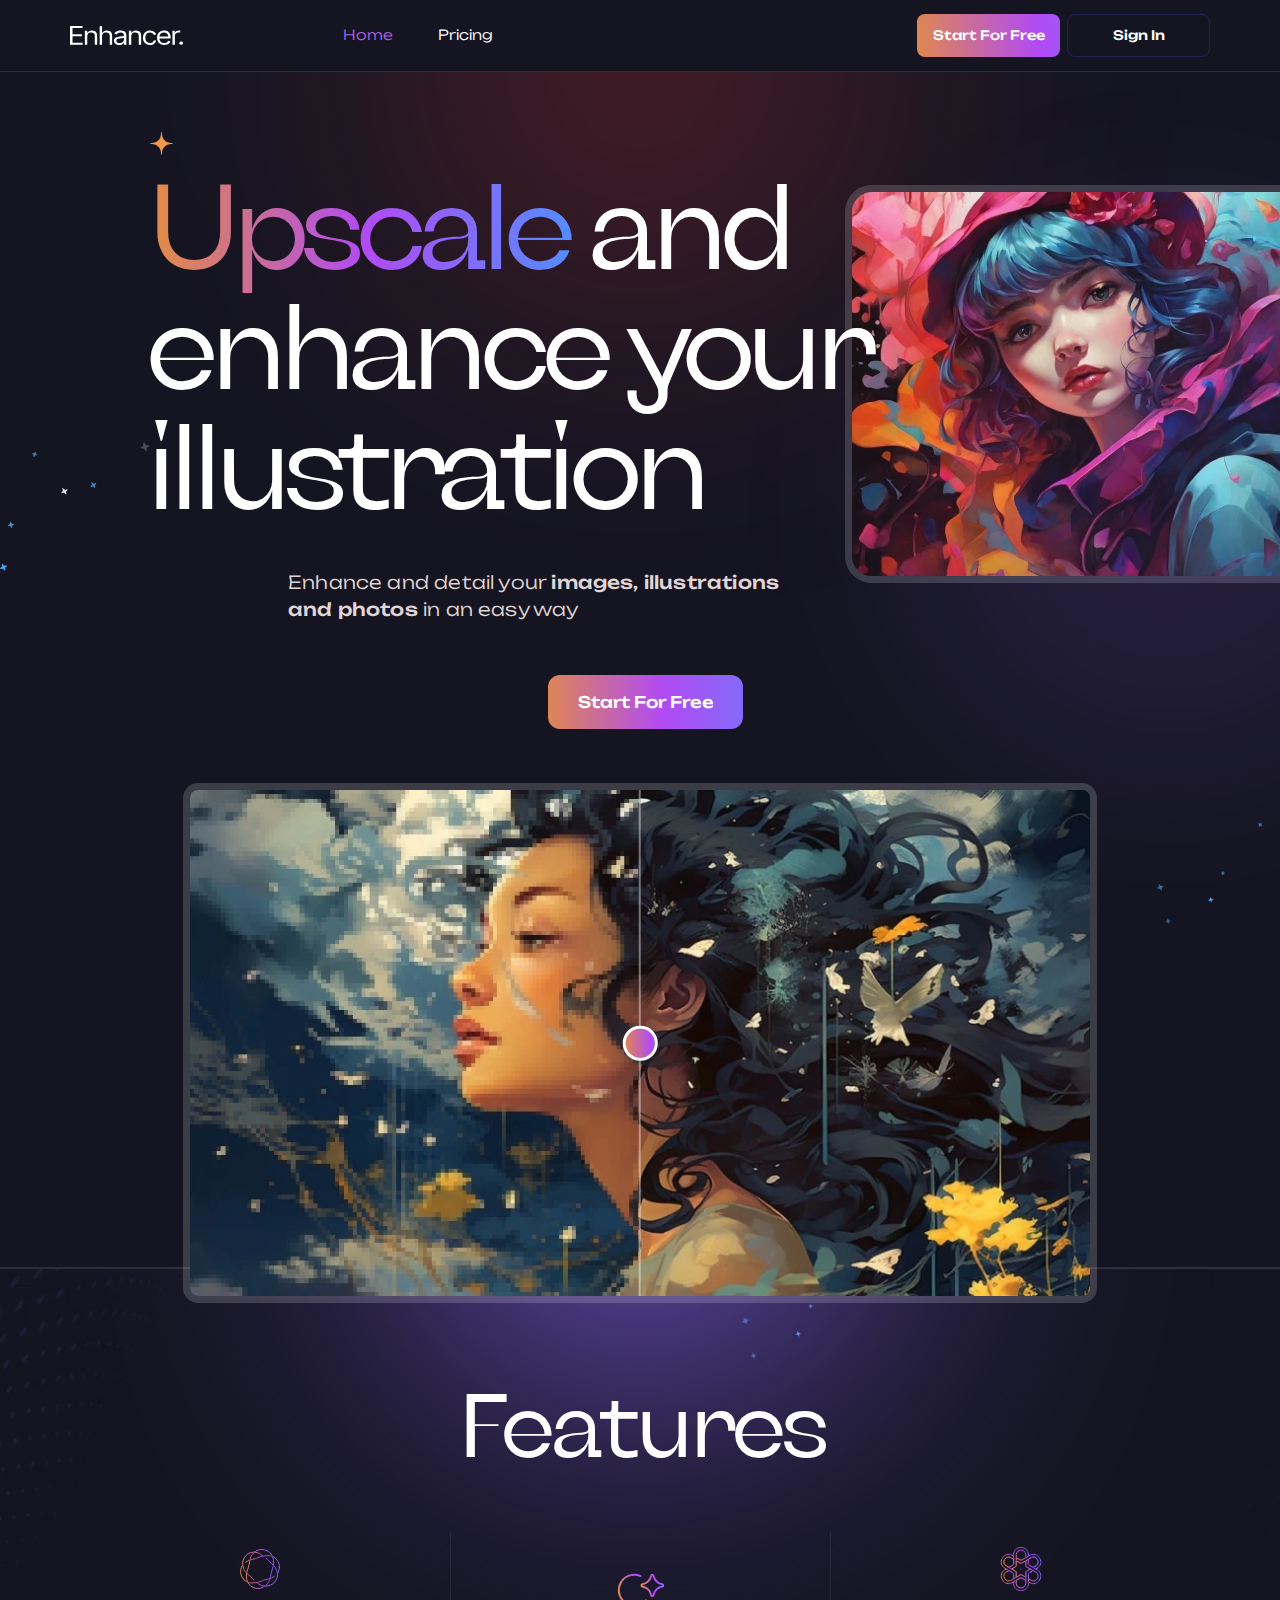
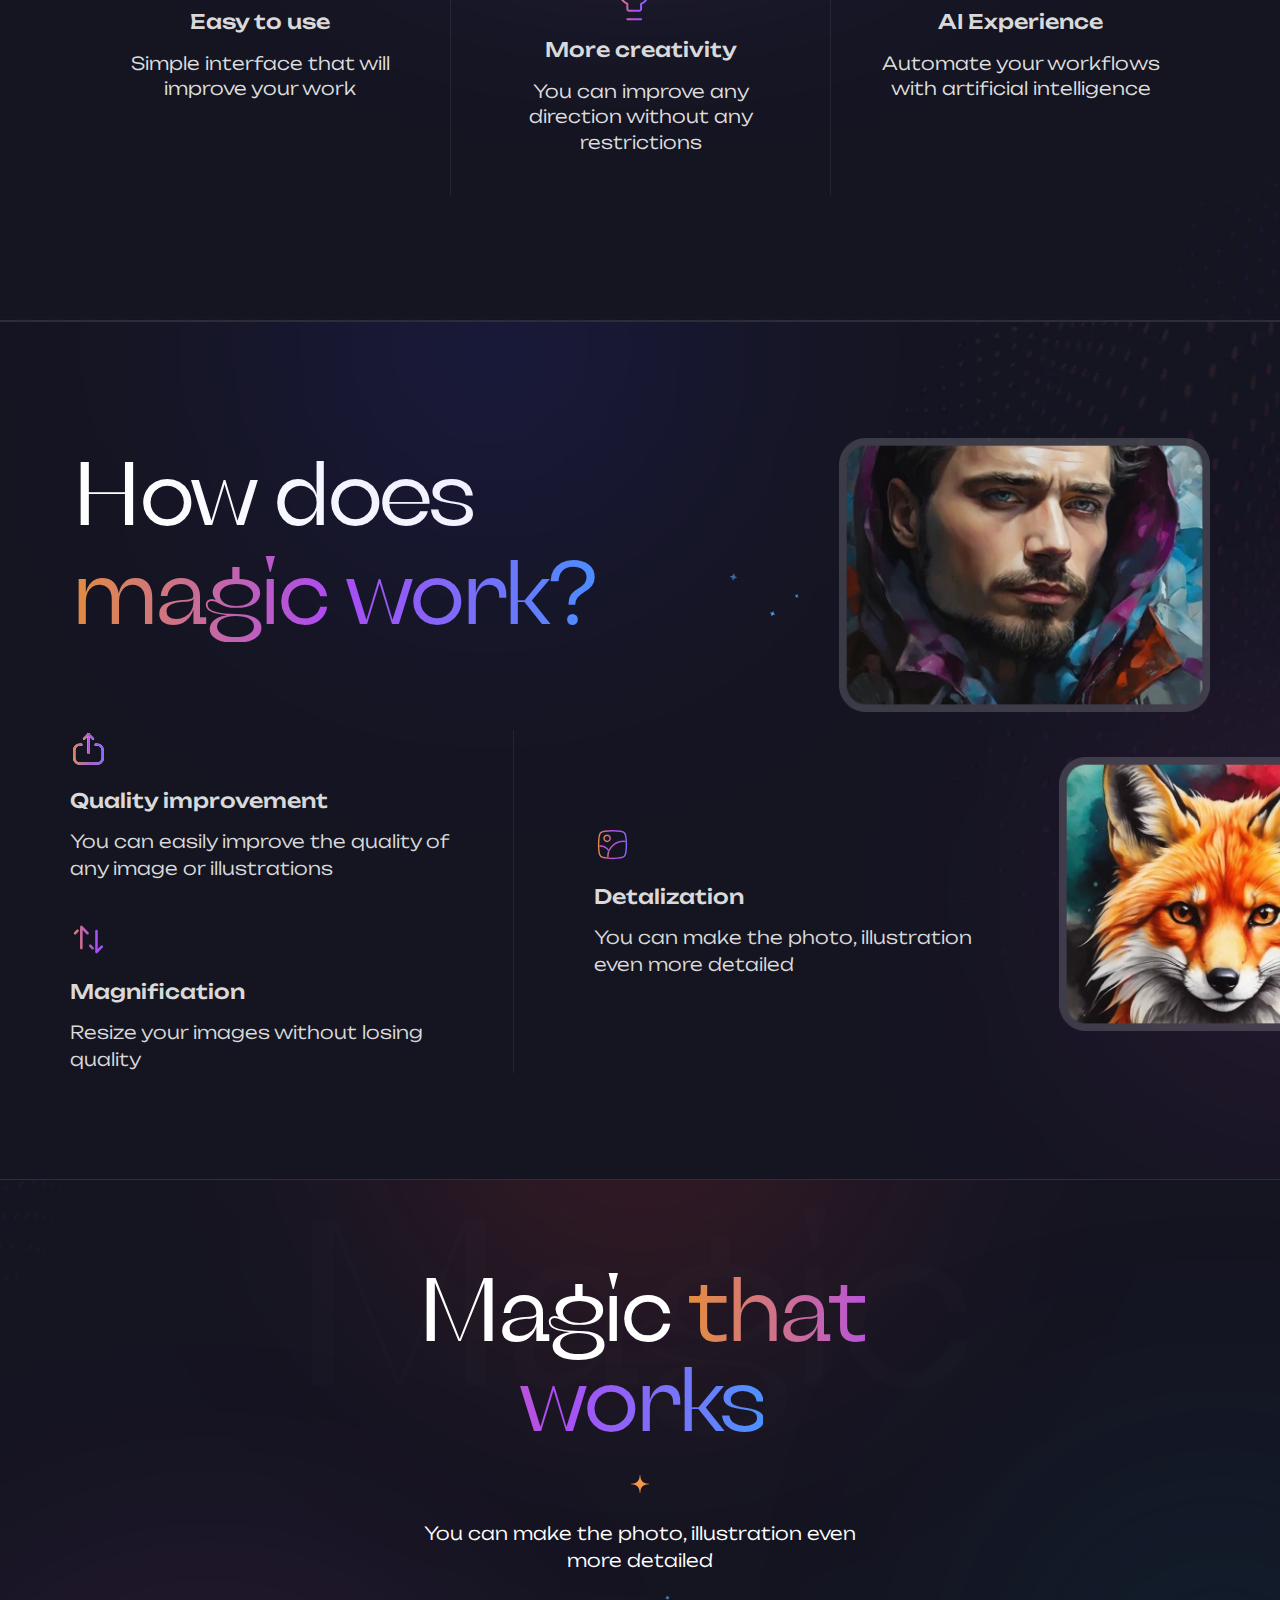
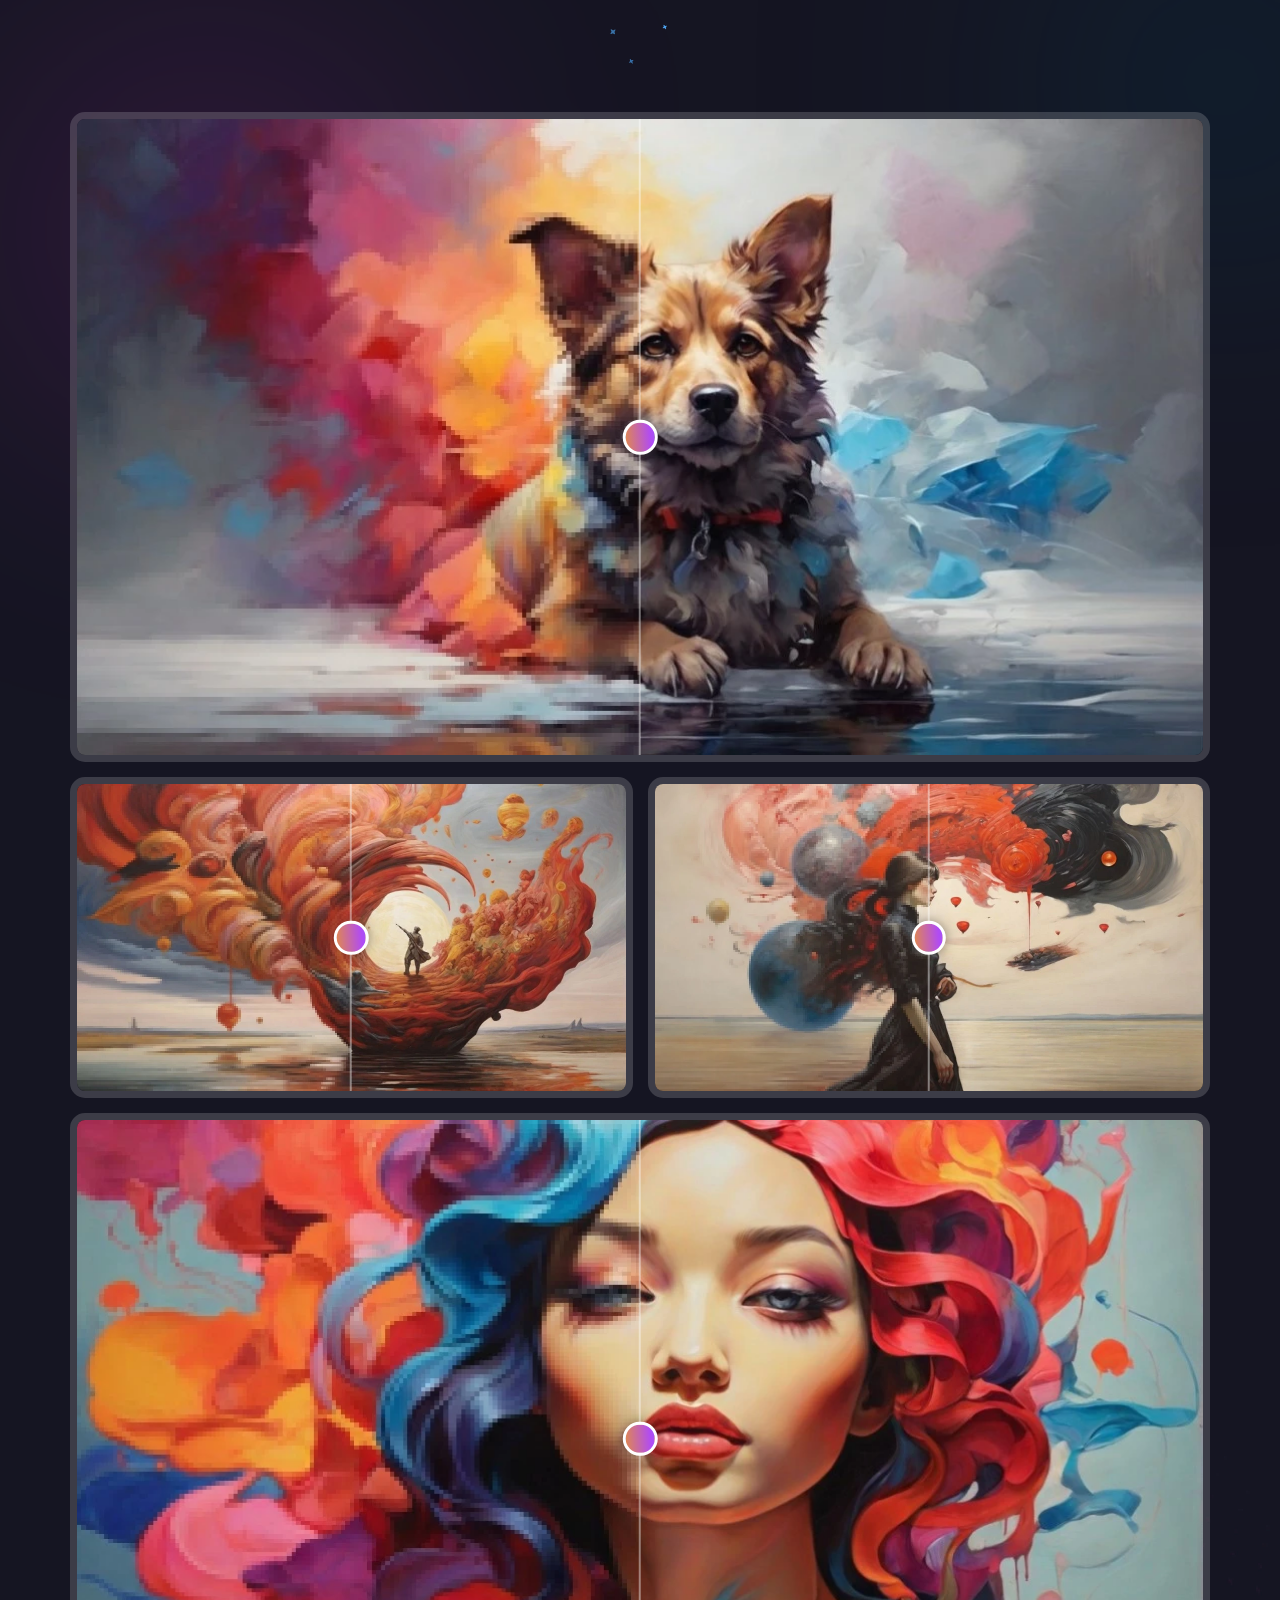
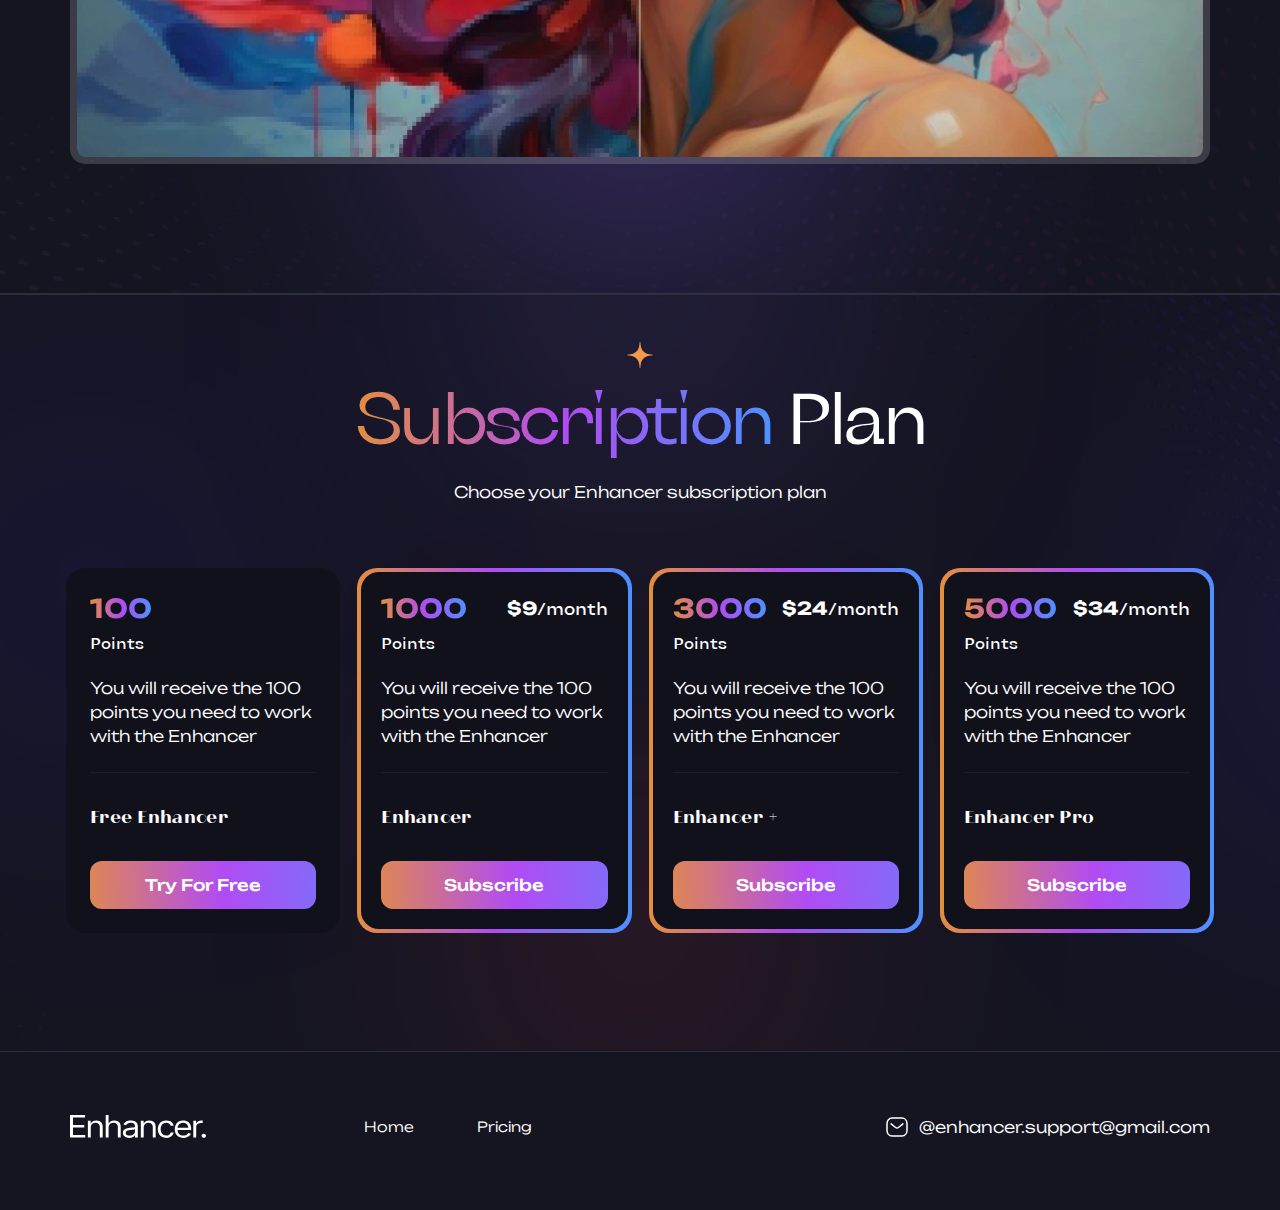
<file: index.html>
<!DOCTYPE html>
<html lang="en">

<head>
    <meta charset="UTF-8">
    <meta http-equiv="X-UA-Compatible" content="IE=edge">
    <meta name="viewport" content="width=device-width, initial-scale=1.0">
    <title>Upscale and enhance your illustration</title>
    <link rel="shortcut icon" type="image/x-icon" href="">
    <link rel="icon" sizes="any" type="image/svg+xml" href="">
    <link rel="stylesheet" href="css/twentytwenty.css">
    <link rel="stylesheet" href="css/index.css">
</head>

<body>
    <div class="main__wrapper">
        <header class="header">
            <div class="container">
                <a href class="header__logo">
                    <img src="img/logo.svg" alt="Upscale and enhance your illustration" width="113" height="19">
                </a>
                <nav class="header__navigation">
                    <ul class="header__list">
                        <li class="header__item">
                            <a href class="header__link active">Home</a>
                        </li>
                        <li class="header__item">
                            <a href="pricing.html" class="header__link">Pricing</a>
                        </li>
                    </ul>
                </nav>
                <div class="header__buttons">
                    <a href="" class="header__start header__button">Start For Free</a>
                    <a href="" class="header__sign header__button">Sign In</a>
                </div>
                <button class="header__burger js-open-menu"></button>
            </div>
        </header>

        <main>
            <section class="hero">
                <div class="container">
                    <h1 class="hero__title">
                        <span>Upscale </span> and enhance your illustration
                    </h1>
                    <p class="hero__desc">
                        Enhance and detail your <span>images, illustrations and photos</span> in an easy way
                    </p>
                    <a href="" class="main__button hero__button">
                        Start For Free
                    </a>
                    <div class="hero__swipe before-after-container">
                        <img src="img/hero/before.webp" alt="Upscale and enhance your illustration" />
                        <img src="img/hero/after.webp" alt="Upscale and enhance your illustration" />
                    </div>
                    <img src="img/star.svg" alt="Upscale and enhance your illustration" class="hero__star" width="36"
                        height="36">
                </div>
            </section>

            <section class="feature">
                <div class="container">
                    <h2 class="feature__title main__title">
                        Features
                    </h2>
                    <ul class="feature__list">
                        <li class="feature__item">
                            <img src="img/feature/icon1.svg" alt="Upscale and enhance your illustration"
                                class="feature__icon" width="48" height="48">
                            <h3 class="feature__subtitle">
                                Easy to use
                            </h3>
                            <p class="feature__desc">
                                Simple interface that will improve your work
                            </p>
                        </li>
                        <li class="feature__item">
                            <img src="img/feature/icon2.svg" alt="Upscale and enhance your illustration"
                                class="feature__icon" width="48" height="48">
                            <h3 class="feature__subtitle">
                                More creativity
                            </h3>
                            <p class="feature__desc">
                                You can improve any direction without any restrictions
                            </p>
                        </li>
                        <li class="feature__item">
                            <img src="img/feature/icon3.svg" alt="Upscale and enhance your illustration"
                                class="feature__icon" width="48" height="48">
                            <h3 class="feature__subtitle">
                                AI Experience
                            </h3>
                            <p class="feature__desc">
                                Automate your workflows with artificial intelligence
                            </p>
                        </li>
                    </ul>
                </div>
            </section>

            <section class="how">
                <img src="img/star.svg" alt="Upscale and enhance your illustration" class="how__star" width="25"
                    height="25">
                <div class="container">
                    <h2 class="how__title main__title">
                        How does <span>magic work?</span>
                    </h2>
                    <img src="img/how/img1.webp" alt="Upscale and enhance your illustration" class="how__image_first"
                        width="371">
                    <img src="img/how/img2.webp" alt="Upscale and enhance your illustration" class="how__image_second"
                        width="371">
                    <ul class="how__list">
                        <div class="how__left">
                            <li class="how__item">
                                <img src="img/how/icon1.svg" alt="Upscale and enhance your illustration" width="37"
                                    height="37">
                                <h3 class="how__subtitle">
                                    Quality improvement
                                </h3>
                                <p class="how__desc">
                                    You can easily improve the quality of any image or illustrations
                                </p>
                            </li>
                            <li class="how__item">
                                <img src="img/how/icon2.svg" alt="Upscale and enhance your illustration" width="37"
                                    height="37">
                                <h3 class="how__subtitle">
                                    Magnification
                                </h3>
                                <p class="how__desc">
                                    Resize your images without losing quality
                                </p>
                            </li>
                        </div>
                        <li class="how__item how__item_last">
                            <img src="img/how/icon3.svg" alt="Upscale and enhance your illustration" width="37"
                                height="37">
                            <h3 class="how__subtitle">
                                Detalization
                            </h3>
                            <p class="how__desc">
                                You can make the photo, illustration even more detailed
                            </p>
                        </li>
                    </ul>
                </div>
            </section>

            <section class="works">
                <img src="img/works/magic-text.svg" alt="Upscale and enhance your illustration" width="656"
                    class="works__uptitle">
                <div class="works__ellipse_top"></div>
                <div class="works__ellipse_left"></div>
                <div class="works__ellipse_right"></div>
                <div class="works__ellipse_bottom"></div>
                <img src="img/star.svg" alt="Upscale and enhance your illustration" width="18" height="18"
                    class="works__star">
                <img src="img/works/stars.webp" alt="Upscale and enhance your illustration" width="60"
                    class="works__stars">
                <div class="container">
                    <h2 class="works__title main__title">
                        Magic <span>that works</span>
                    </h2>
                    <p class="works__desc">
                        You can make the photo, illustration even more detailed
                    </p>
                    <ul class="works__list">
                        <li class="works__item">
                            <div class="main__swipe works__swipe before-after-container">
                                <img src="img/works/before1.webp" alt="Upscale and enhance your illustration" />
                                <img src="img/works/after1.webp" alt="Upscale and enhance your illustration" />
                            </div>
                        </li>
                        <li class="works__item">
                            <div class="main__swipe works__swipe before-after-container">
                                <img src="img/works/before2.webp" alt="Upscale and enhance your illustration" />
                                <img src="img/works/after2.webp" alt="Upscale and enhance your illustration" />
                            </div>
                        </li>
                        <li class="works__item">
                            <div class="main__swipe works__swipe before-after-container">
                                <img src="img/works/before3.webp" alt="Upscale and enhance your illustration" />
                                <img src="img/works/after3.webp" alt="Upscale and enhance your illustration" />
                            </div>
                        </li>
                        <li class="works__item">
                            <div class="main__swipe works__swipe before-after-container">
                                <img src="img/works/before4.webp" alt="Upscale and enhance your illustration" />
                                <img src="img/works/after4.webp" alt="Upscale and enhance your illustration" />
                            </div>
                        </li>
                    </ul>
                </div>
            </section>

            <section class="plan">
                <img src="img/star.svg" alt="Upscale and enhance your illustration" width="26" height="26"
                    class="plan__star">
                <div class="plan__ellipse_top"></div>
                <div class="plan__ellipse_left"></div>
                <div class="plan__ellipse_right"></div>
                <div class="plan__ellipse_bottom"></div>
                <div class="container">
                    <h2 class="plan__title main__title">
                        <span>Subscription</span> Plan
                    </h2>
                    <p class="plan__desc">
                        Choose your Enhancer subscription plan
                    </p>
                    <ul class="plan__list active">
                        <li class="plan__item">
                            <div class="plan__item_header">
                                <p class="plan__points">100</p>
                            </div>
                            <div class="plan__subheader">
                                <p class="plan__item_title">Points</p>
                            </div>
                            <p class="plan__text">
                                You will receive the 100 points you need to work with the Enhancer
                            </p>
                            <h3 class="plan__tarif">Free Enhancer</h3>
                            <button class="main__button plan__button">Try For Free</button>
                        </li>
                        <li class="plan__item active">
                            <div class="plan__item_header">
                                <p class="plan__points">1000</p>
                                <p class="plan__period">
                                    <b>$9</b>/month
                                </p>
                            </div>
                            <div class="plan__subheader">
                                <p class="plan__item_title">Points</p>
                            </div>
                            <p class="plan__text">
                                You will receive the 100 points you need to work with the Enhancer
                            </p>
                            <h3 class="plan__tarif">Enhancer</h3>
                            <button class="main__button plan__button">Subscribe</button>
                        </li>
                        <li class="plan__item active">
                            <div class="plan__item_header">
                                <p class="plan__points">3000</p>
                                <p class="plan__period">
                                    <b>$24</b>/month
                                </p>
                            </div>
                            <div class="plan__subheader">
                                <p class="plan__item_title">Points</p>
                            </div>
                            <p class="plan__text">
                                You will receive the 100 points you need to work with the Enhancer
                            </p>
                            <h3 class="plan__tarif">Enhancer +</h3>
                            <button class="main__button plan__button">Subscribe</button>
                        </li>
                        <li class="plan__item active">
                            <div class="plan__item_header">
                                <p class="plan__points">5000</p>
                                <p class="plan__period">
                                    <b>$34</b>/month
                                </p>
                            </div>
                            <div class="plan__subheader">
                                <p class="plan__item_title">Points</p>
                            </div>
                            <p class="plan__text">
                                You will receive the 100 points you need to work with the Enhancer
                            </p>
                            <h3 class="plan__tarif">Enhancer Pro</h3>
                            <button class="main__button plan__button">Subscribe</button>
                        </li>
                    </ul>
                </div>
            </section>
        </main>

        <footer class="footer">
            <div class="container">
                <a href class="footer__logo">
                    <img src="img/logo.svg" alt="Upscale and enhance your illustration" width="136" height="23">
                </a>
                <nav class="footer__navigation">
                    <ul class="footer__list">
                        <li class="footer__item">
                            <a href class="footer__link">Home</a>
                        </li>
                        <li class="footer__item">
                            <a href="pricing.html" class="footer__link">Pricing</a>
                        </li>
                    </ul>
                </nav>
                <a href="mailto:enhancer.support@gmail.com" class="footer__mail">
                    <img src="img/dropdown.svg" alt="Upscale and enhance your illustration" width="24" height="24">
                    @enhancer.support@gmail.com</a>
            </div>
        </footer>

        <div class="menu js-menu">
            <div class="container">
                <ul class="menu__list">
                    <li class="menu__item">
                        <a href class="menu__link">Home</a>
                    </li>
                    <li class="menu__item">
                        <a href="pricing.html" class="menu__link">Pricing</a>
                    </li>
                    <li class="menu__item">
                        <a href="mailto:enhancer.support@gmail.com" class="menu__link">
                            <img src="img/dropdown.svg" alt="Upscale and enhance your illustration" width="24"
                                height="24">
                            @enhancer.support@gmail.com
                        </a>
                    </li>
                </ul>
            </div>
        </div>
    </div>

    <script defer src="js/jquery.min.js"></script>
    <script defer src="js/jquery.event.move.js"></script>
    <script defer src="js/jquery.twentytwenty.js"></script>
    <script defer src="js/main.js"></script>
</body>

</html>
</file>
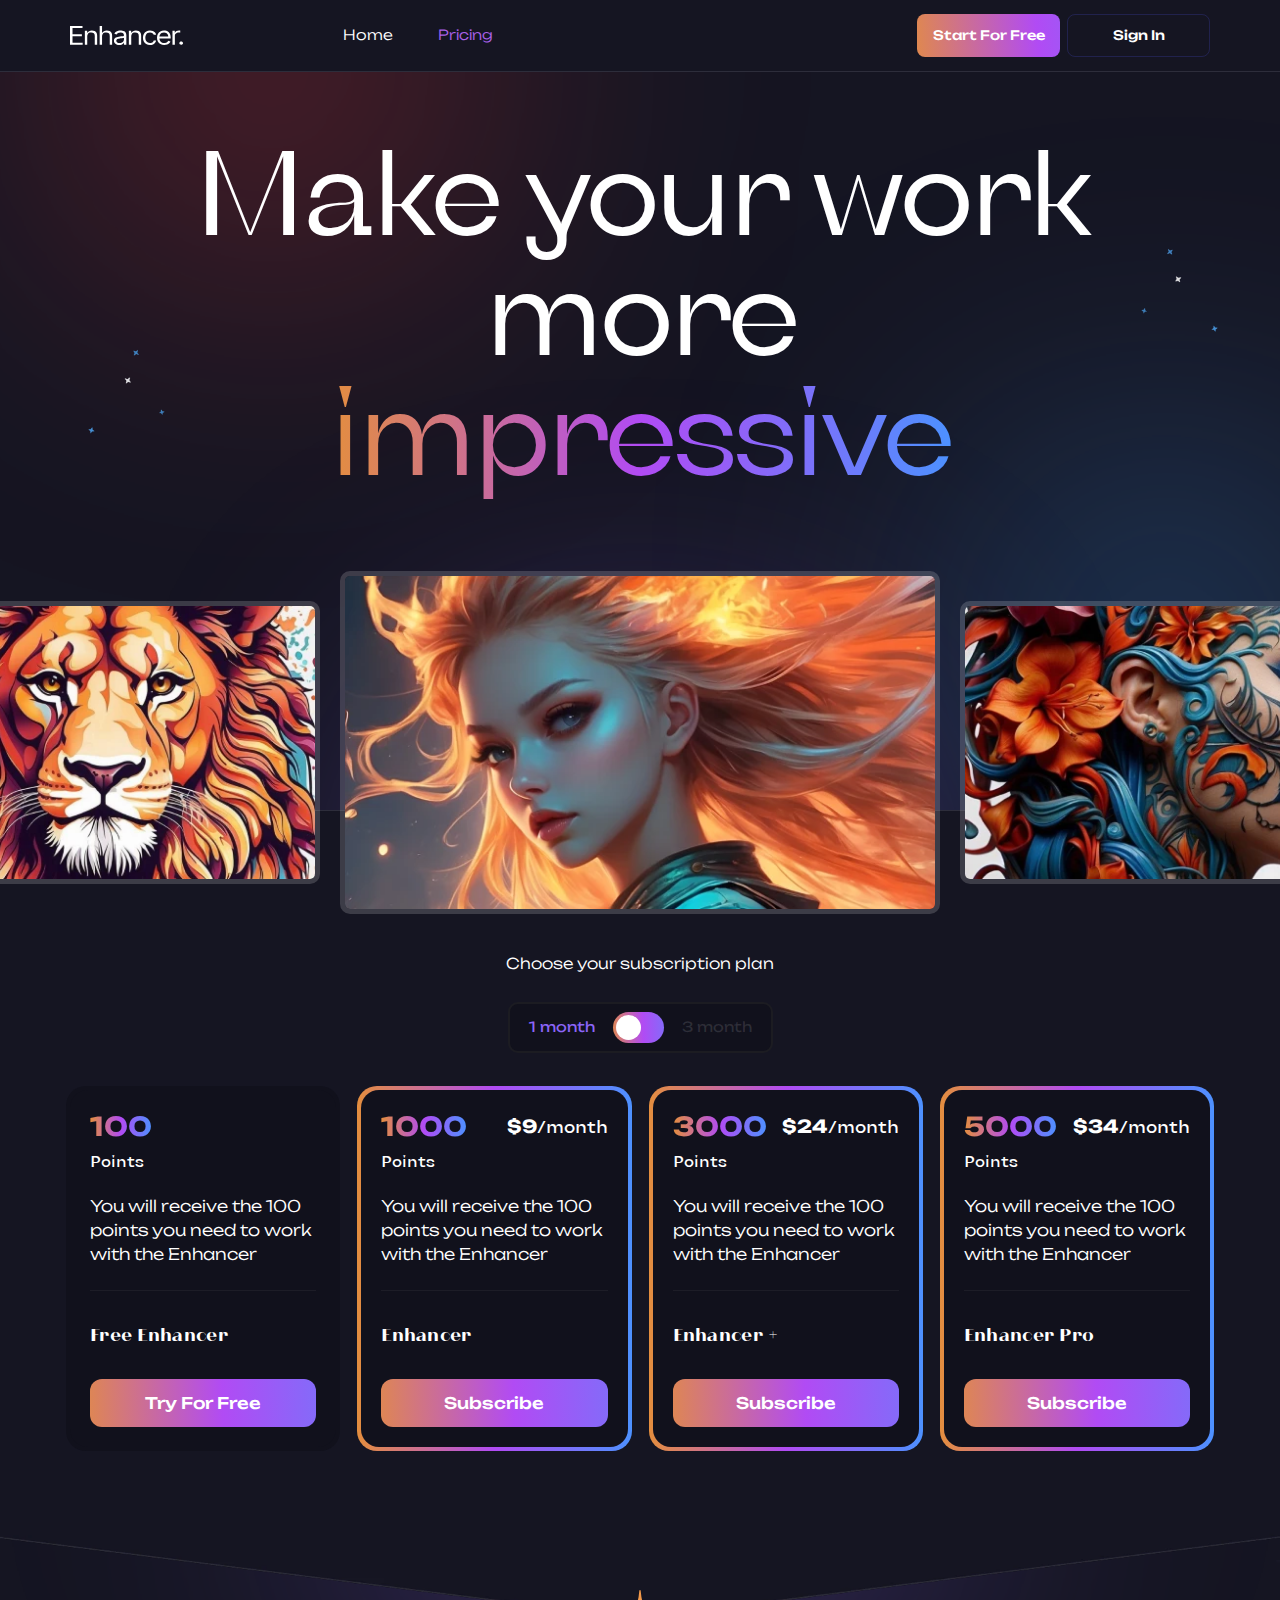
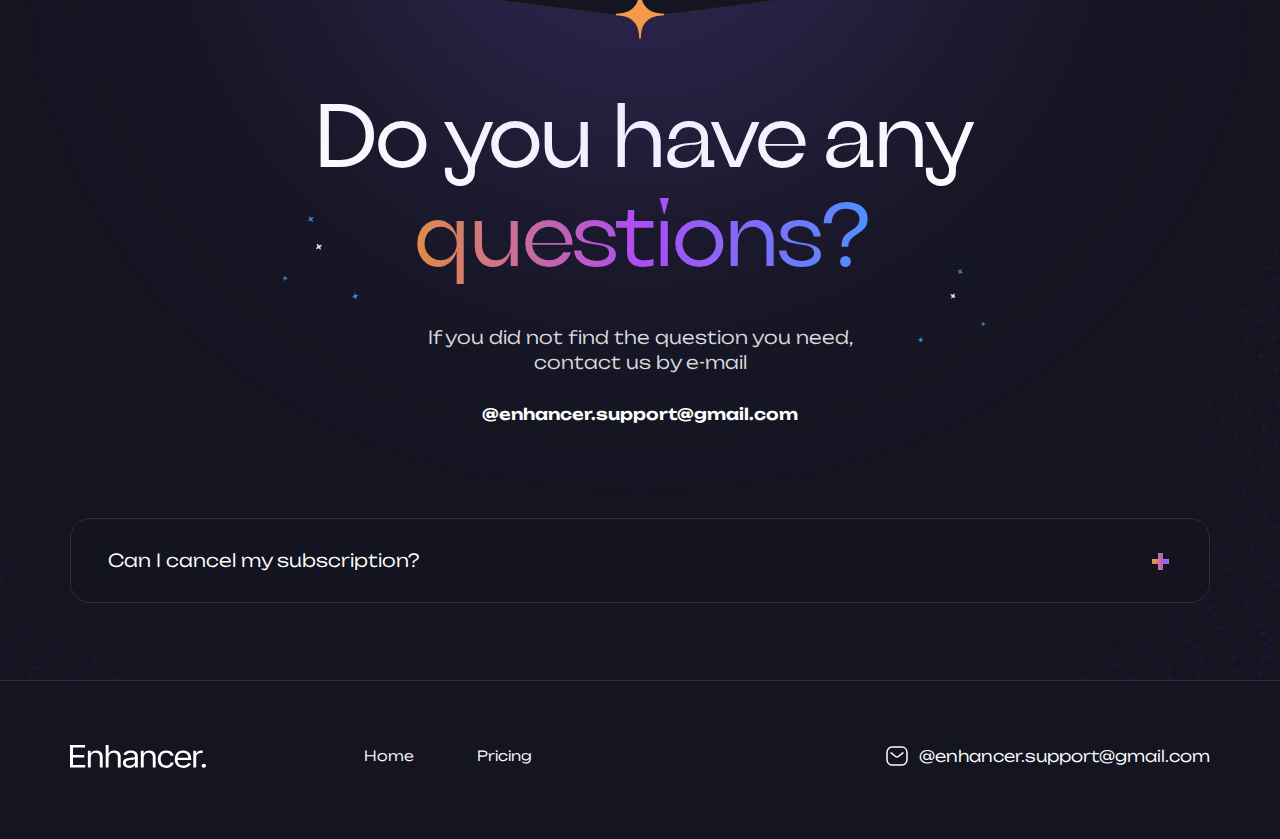
<file: pricing.html>
<!DOCTYPE html>
<html lang="en">

<head>
    <meta charset="UTF-8">
    <meta http-equiv="X-UA-Compatible" content="IE=edge">
    <meta name="viewport" content="width=device-width, initial-scale=1.0">
    <title>Pricing</title>
    <link rel="shortcut icon" type="image/x-icon" href="">
    <link rel="icon" sizes="any" type="image/svg+xml" href="">
    <link rel="stylesheet" href="css/index.css">
</head>

<body>
    <div class="main__wrapper">
        <header class="header">
            <div class="container">
                <a href class="header__logo">
                    <img src="img/logo.svg" alt="Upscale and enhance your illustration" width="113" height="19">
                </a>
                <nav class="header__navigation">
                    <ul class="header__list">
                        <li class="header__item">
                            <a href="index.html" class="header__link">Home</a>
                        </li>
                        <li class="header__item">
                            <a href class="header__link active">Pricing</a>
                        </li>
                    </ul>
                </nav>
                <div class="header__buttons">
                    <a href="" class="header__start header__button">Start For Free</a>
                    <a href="" class="header__sign header__button">Sign In</a>
                </div>
                <button class="header__burger js-open-menu"></button>
            </div>
        </header>

        <main>
            <section class="pricing">
                <div class="pricing__ellipse_top"></div>
                <div class="pricing__ellipse_right"></div>
                <div class="pricing__ellipse_bottom"></div>
                <div class="container">
                    <h1 class="pricing__title main__title">
                        Make your work more <span>impressive</span>
                    </h1>
                </div>
            </section>

            <section class="choose">
                <div class="choose__gallery">
                    <img src="img/pricing/img2.webp" alt="Upscale and enhance your illustration" class="choose__image"
                        width="453">
                    <img src="img/pricing/img1.webp" alt="Upscale and enhance your illustration"
                        class="choose__image choose__image_main" width="600">
                    <img src="img/pricing/img3.webp" alt="Upscale and enhance your illustration" class="choose__image"
                        width="453">
                </div>
                <div class="container">
                    <p class="choose__title">
                        Choose your subscription plan
                    </p>
                    <div class="choose__monthes">
                        <span class="choose__month js-one-month active">1 month</span>
                        <button class="choose__toggle js-choose-pricing-toggle">
                            <span></span>
                        </button>
                        <span class="choose__month js-three-month">3 month</span>
                    </div>
                    <ul class="plan__list js-plan-list-one-month active">
                        <li class="plan__item">
                            <div class="plan__item_header">
                                <p class="plan__points">100</p>
                            </div>
                            <div class="plan__subheader">
                                <p class="plan__item_title">Points</p>
                            </div>
                            <p class="plan__text">
                                You will receive the 100 points you need to work with the Enhancer
                            </p>
                            <h3 class="plan__tarif">Free Enhancer</h3>
                            <a href="sub-one-month.html" class="main__button plan__button">Try For Free</a>
                        </li>
                        <li class="plan__item active">
                            <div class="plan__item_header">
                                <p class="plan__points">1000</p>
                                <p class="plan__period">
                                    <b>$9</b>/month
                                </p>
                            </div>
                            <div class="plan__subheader">
                                <p class="plan__item_title">Points</p>
                            </div>
                            <p class="plan__text">
                                You will receive the 100 points you need to work with the Enhancer
                            </p>
                            <h3 class="plan__tarif">Enhancer</h3>
                            <a href="sub-one-month.html" class="main__button plan__button">Subscribe</a>
                        </li>
                        <li class="plan__item active">
                            <div class="plan__item_header">
                                <p class="plan__points">3000</p>
                                <p class="plan__period">
                                    <b>$24</b>/month
                                </p>
                            </div>
                            <div class="plan__subheader">
                                <p class="plan__item_title">Points</p>
                            </div>
                            <p class="plan__text">
                                You will receive the 100 points you need to work with the Enhancer
                            </p>
                            <h3 class="plan__tarif">Enhancer +</h3>
                            <a href="sub-one-month.html" class="main__button plan__button">Subscribe</a>
                        </li>
                        <li class="plan__item active">
                            <div class="plan__item_header">
                                <p class="plan__points">5000</p>
                                <p class="plan__period">
                                    <b>$34</b>/month
                                </p>
                            </div>
                            <div class="plan__subheader">
                                <p class="plan__item_title">Points</p>
                            </div>
                            <p class="plan__text">
                                You will receive the 100 points you need to work with the Enhancer
                            </p>
                            <h3 class="plan__tarif">Enhancer Pro</h3>
                            <a href="sub-one-month.html" class="main__button plan__button">Subscribe</a>
                        </li>
                    </ul>
                    <ul class="plan__list js-plan-list-three-month">
                        <li class="plan__item">
                            <div class="plan__item_header">
                                <p class="plan__points">100</p>
                            </div>
                            <div class="plan__subheader">
                                <p class="plan__item_title">Points</p>
                            </div>
                            <p class="plan__text">
                                You will receive the 100 points you need to work with the Enhancer
                            </p>
                            <h3 class="plan__tarif">Free Enhancer</h3>
                            <a href="sub-three-month.html" class="main__button plan__button">Try For Free</a>
                        </li>
                        <li class="plan__item active">
                            <div class="plan__item_header">
                                <p class="plan__points">1000</p>
                                <p class="plan__period">
                                    <b>$6</b>/month
                                </p>
                            </div>
                            <div class="plan__subheader">
                                <p class="plan__item_title">Points</p>
                                <span class="plan__sale">$9</span>
                            </div>
                            <p class="plan__text">
                                You will receive the 100 points you need to work with the Enhancer
                            </p>
                            <h3 class="plan__tarif">Enhancer</h3>
                            <a href="sub-three-month.html" class="main__button plan__button">Subscribe</a>
                        </li>
                        <li class="plan__item active">
                            <div class="plan__item_header">
                                <p class="plan__points">3000</p>
                                <p class="plan__period">
                                    <b>$18</b>/month
                                </p>
                            </div>
                            <div class="plan__subheader">
                                <p class="plan__item_title">Points</p>
                                <span class="plan__sale">$24</span>
                            </div>
                            <p class="plan__text">
                                You will receive the 100 points you need to work with the Enhancer
                            </p>
                            <h3 class="plan__tarif">Enhancer +</h3>
                            <a href="sub-three-month.html" class="main__button plan__button">Subscribe</a>
                        </li>
                        <li class="plan__item active">
                            <div class="plan__item_header">
                                <p class="plan__points">5000</p>
                                <p class="plan__period">
                                    <b>$25</b>/month
                                </p>
                            </div>
                            <div class="plan__subheader">
                                <p class="plan__item_title">Points</p>
                                <span class="plan__sale">$34</span>
                            </div>
                            <p class="plan__text">
                                You will receive the 100 points you need to work with the Enhancer
                            </p>
                            <h3 class="plan__tarif">Enhancer Pro</h3>
                            <a href="sub-three-month.html" class="main__button plan__button">Subscribe</a>
                        </li>
                    </ul>
                </div>
            </section>

            <section class="faq js-faq">
                <img src="img/faq/top-bg.webp" alt="Upscale and enhance your illustration" class="faq__bg_top">
                <img src="img/faq/top-bg-s.webp" alt="Upscale and enhance your illustration" class="faq__bg_top_s">
                <div class="faq__ellipse_top"></div>
                <img src="img/star.svg" alt="Upscale and enhance your illustration" width="49" height="49"
                    class="faq__star">
                <div class="container">
                    <h2 class="faq__title main__title">
                        Do you have any <span>questions?</span>
                    </h2>
                    <p class="faq__desc">
                        If you did not find the question you need, contact us by e-mail
                    </p>
                    <a href="mailto:enhancer.support@gmail.com" class="faq__link">@enhancer.support@gmail.com</a>
                    <ul class="faq__list">
                        <li class="faq__item js-faq-item">
                            <div class="faq__header">
                                <h3 class="faq__question">
                                    Can I cancel my subscription?
                                </h3>
                                <button class="js-open-faq-answer faq__button">
                                    <span class="faq__close_icon js-open-faq-answer"></span>
                                </button>
                            </div>
                            <p class="faq__answer">
                                Lorem ipsum dolor, sit amet consectetur adipisicing elit. Harum ipsam, iste, soluta illo
                                facere, consectetur animi culpa cum molestias minus sunt neque. Error ex optio aliquam
                                maiores, sint corrupti dolorem!
                            </p>
                        </li>
                    </ul>
                </div>
            </section>
        </main>

        <footer class="footer">
            <div class="container">
                <a href class="footer__logo">
                    <img src="img/logo.svg" alt="Upscale and enhance your illustration" width="136" height="23">
                </a>
                <nav class="footer__navigation">
                    <ul class="footer__list">
                        <li class="footer__item">
                            <a href="index.html" class="footer__link">Home</a>
                        </li>
                        <li class="footer__item">
                            <a href class="footer__link">Pricing</a>
                        </li>
                    </ul>
                </nav>
                <a href="mailto:enhancer.support@gmail.com" class="footer__mail">
                    <img src="img/dropdown.svg" alt="Upscale and enhance your illustration" width="24" height="24">
                    @enhancer.support@gmail.com</a>
            </div>
        </footer>

        <div class="menu js-menu">
            <div class="container">
                <ul class="menu__list">
                    <li class="menu__item">
                        <a href="index.html" class="menu__link">Home</a>
                    </li>
                    <li class="menu__item">
                        <a href class="menu__link">Pricing</a>
                    </li>
                    <li class="menu__item">
                        <a href="mailto:enhancer.support@gmail.com" class="menu__link">
                            <img src="img/dropdown.svg" alt="Upscale and enhance your illustration" width="24"
                                height="24">
                            @enhancer.support@gmail.com
                        </a>
                    </li>
                </ul>
            </div>
        </div>
    </div>

    <script defer src="js/jquery.min.js"></script>
    <script defer src="js/main.js"></script>
</body>

</html>
</file>
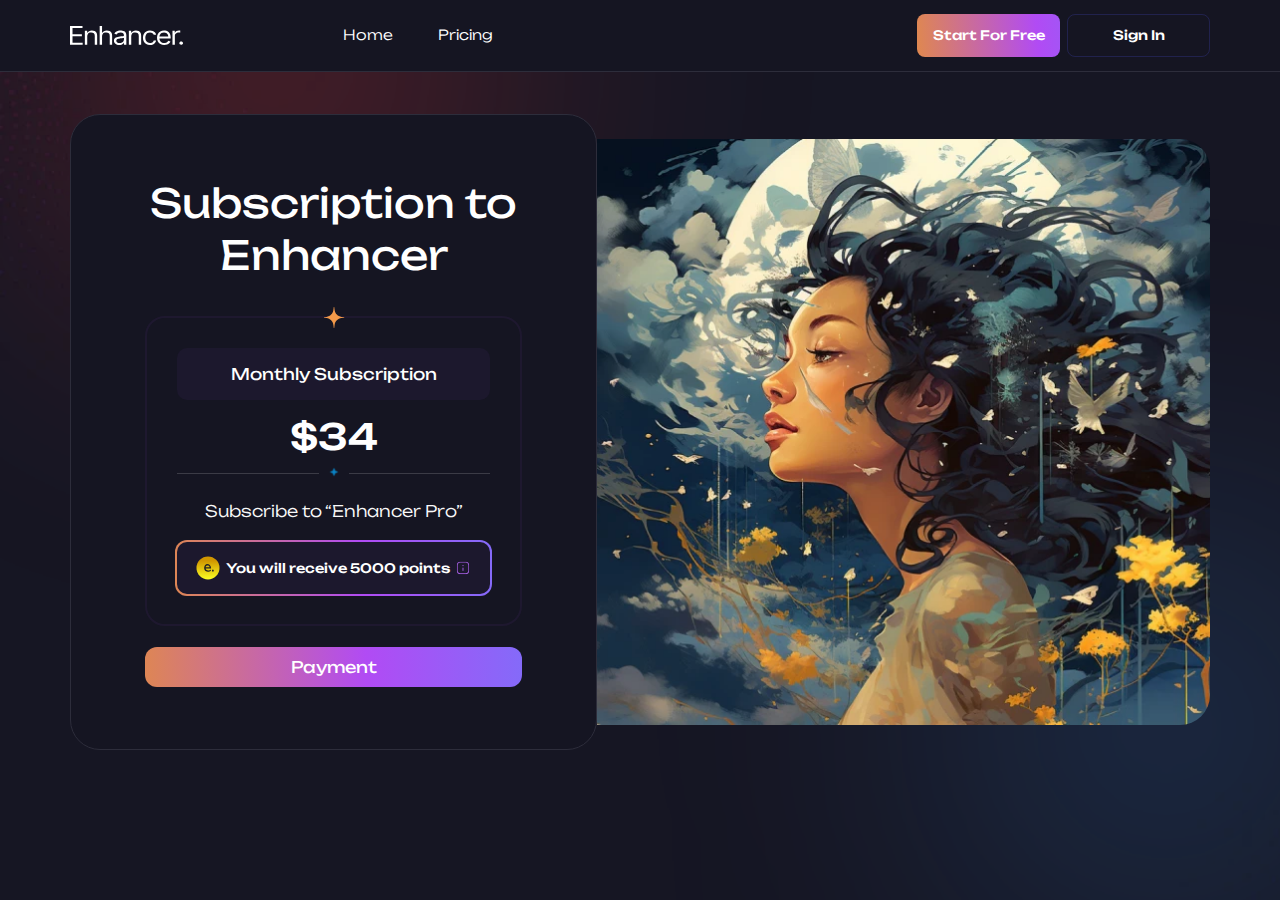
<file: sub-one-month.html>
<!DOCTYPE html>
<html lang="en">

<head>
    <meta charset="UTF-8">
    <meta http-equiv="X-UA-Compatible" content="IE=edge">
    <meta name="viewport" content="width=device-width, initial-scale=1.0">
    <title>Subscription 1 month</title>
    <link rel="shortcut icon" type="image/x-icon" href="">
    <link rel="icon" sizes="any" type="image/svg+xml" href="">
    <link rel="stylesheet" href="css/index.css">
</head>

<body>
    <div class="main__wrapper">
        <header class="header">
            <div class="container">
                <a href class="header__logo">
                    <img src="img/logo.svg" alt="Upscale and enhance your illustration" width="113" height="19">
                </a>
                <nav class="header__navigation">
                    <ul class="header__list">
                        <li class="header__item">
                            <a href="index.html" class="header__link">Home</a>
                        </li>
                        <li class="header__item">
                            <a href="pricing.html" class="header__link">Pricing</a>
                        </li>
                    </ul>
                </nav>
                <div class="header__buttons">
                    <a href="" class="header__start header__button">Start For Free</a>
                    <a href="" class="header__sign header__button">Sign In</a>
                </div>
                <button class="header__burger js-open-menu"></button>
            </div>
        </header>

        <main>
            <section class="subscribe">
                <div class="container">
                    <div class="subscribe__content">
                        <h2 class="subscribe__title">
                            Subscription to Enhancer
                        </h2>
                        <div class="subscribe__info">
                            <img src="img/star.svg" alt="Upscale and enhance your illustration"
                                class="subscribe__info_star" width="21" height="21">
                            <p class="subscribe__period">Monthly Subscription</p>
                            <h3 class="subscribe__price">$34</h3>
                            <p class="subscribe__type">Subscribe to “Enhancer Pro”</p>
                            <div class="subscribe__points">
                                <img src="img/subscribe/icon-coin.svg" alt="Upscale and enhance your illustration"
                                    width="24" height="24">
                                <p class="subscribe__points_number">
                                    You will receive 5000 points
                                </p>
                                <img src="img/subscribe/icon-info.svg" alt="Upscale and enhance your illustration"
                                    width="16" height="16">
                            </div>
                        </div>
                        <button class="subscribe__button main__button js-open-payment-method">
                            Payment
                        </button>
                    </div>
                    <div class="subscribe__images">
                        <div class="subscribe__images_wrapper">
                            <img src="img/subscribe/img1.webp" alt="Upscale and enhance your illustration"
                                class="subscribe__image" width="670">
                        </div>
                    </div>
                </div>
            </section>
        </main>

        <div class="menu js-menu">
            <div class="container">
                <ul class="menu__list">
                    <li class="menu__item">
                        <a href="index.html" class="menu__link">Home</a>
                    </li>
                    <li class="menu__item">
                        <a href="pricing.html" class="menu__link">Pricing</a>
                    </li>
                    <li class="menu__item">
                        <a href="mailto:enhancer.support@gmail.com" class="menu__link">
                            <img src="img/dropdown.svg" alt="Upscale and enhance your illustration" width="24"
                                height="24">
                            @enhancer.support@gmail.com
                        </a>
                    </li>
                </ul>
            </div>
        </div>

        <div class="method__overlay js-payment-method-overlay">
            <div class="method">
                <div class="method__header">
                    <h2 class="method__title main__title">
                        Choose a payment <span>method</span>
                    </h2>
                </div>
                <ul class="method__list">
                    <li class="method__item">
                        <a href="" class="method__link">
                            <img src="img/method/method-1.webp" alt="Upscale and enhance your illustration"
                                class="method__image" width="205">
                        </a>
                    </li>
                    <li class="method__item">
                        <a href="" class="method__link">
                            <img src="img/method/method-2.webp" alt="Upscale and enhance your illustration"
                                class="method__image" width="179">
                        </a>
                    </li>
                    <li class="method__item">
                        <a href="" class="method__link">
                            <img src="img/method/method-3.webp" alt="Upscale and enhance your illustration"
                                class="method__image" width="192">
                        </a>
                    </li>
                </ul>
                <a href="" class="method__subscribe main__button">Subscribe</a>
            </div>
        </div>
    </div>

    <script defer src="js/jquery.min.js"></script>
    <script defer src="js/main.js"></script>
</body>

</html>
</file>
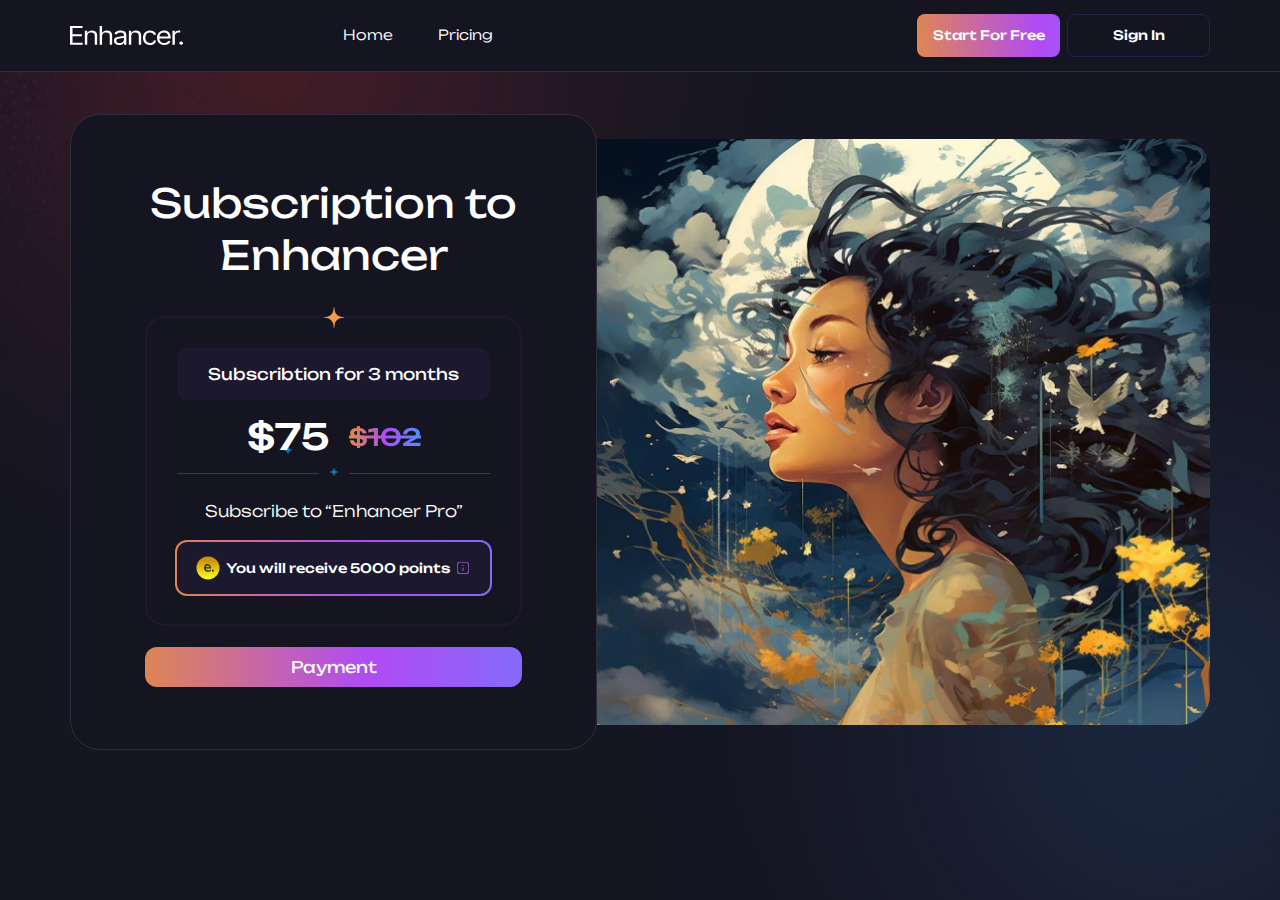
<file: sub-three-month.html>
<!DOCTYPE html>
<html lang="en">

<head>
    <meta charset="UTF-8">
    <meta http-equiv="X-UA-Compatible" content="IE=edge">
    <meta name="viewport" content="width=device-width, initial-scale=1.0">
    <title>Subscription 3 month</title>
    <link rel="shortcut icon" type="image/x-icon" href="">
    <link rel="icon" sizes="any" type="image/svg+xml" href="">
    <link rel="stylesheet" href="css/index.css">
</head>

<body>
    <div class="main__wrapper">
        <header class="header">
            <div class="container">
                <a href class="header__logo">
                    <img src="img/logo.svg" alt="Upscale and enhance your illustration" width="113" height="19">
                </a>
                <nav class="header__navigation">
                    <ul class="header__list">
                        <li class="header__item">
                            <a href="index.html" class="header__link">Home</a>
                        </li>
                        <li class="header__item">
                            <a href="pricing.html" class="header__link">Pricing</a>
                        </li>
                    </ul>
                </nav>
                <div class="header__buttons">
                    <a href="" class="header__start header__button">Start For Free</a>
                    <a href="" class="header__sign header__button">Sign In</a>
                </div>
                <button class="header__burger js-open-menu"></button>
            </div>
        </header>

        <main>
            <section class="subscribe">
                <div class="container">
                    <div class="subscribe__content">
                        <h2 class="subscribe__title">
                            Subscription to Enhancer
                        </h2>
                        <div class="subscribe__info">
                            <img src="img/star.svg" alt="Upscale and enhance your illustration"
                                class="subscribe__info_star" width="21" height="21">
                            <p class="subscribe__period">Subscribtion for 3 months</p>
                            <div class="subscribe__prices">
                                <h3 class="subscribe__price">$75</h3>
                                <p class="subscribe__price_old">$102</p>
                            </div>
                            <p class="subscribe__type">Subscribe to “Enhancer Pro”</p>
                            <div class="subscribe__points">
                                <img src="img/subscribe/icon-coin.svg" alt="Upscale and enhance your illustration"
                                    width="24" height="24">
                                <p class="subscribe__points_number">
                                    You will receive 5000 points
                                </p>
                                <img src="img/subscribe/icon-info.svg" alt="Upscale and enhance your illustration"
                                    width="16" height="16">
                            </div>
                        </div>
                        <button class="subscribe__button main__button js-open-payment-method">
                            Payment
                        </button>
                    </div>
                    <div class="subscribe__images">
                        <div class="subscribe__images_wrapper">
                            <img src="img/subscribe/img1.webp" alt="Upscale and enhance your illustration"
                                class="subscribe__image" width="670">
                        </div>
                    </div>
                </div>
            </section>
        </main>

        <div class="menu js-menu">
            <div class="container">
                <ul class="menu__list">
                    <li class="menu__item">
                        <a href="index.html" class="menu__link">Home</a>
                    </li>
                    <li class="menu__item">
                        <a href="pricing.html" class="menu__link">Pricing</a>
                    </li>
                    <li class="menu__item">
                        <a href="mailto:enhancer.support@gmail.com" class="menu__link">
                            <img src="img/dropdown.svg" alt="Upscale and enhance your illustration" width="24"
                                height="24">
                            @enhancer.support@gmail.com
                        </a>
                    </li>
                </ul>
            </div>
        </div>

        <div class="method__overlay js-payment-method-overlay">
            <div class="method">
                <div class="method__header">
                    <h2 class="method__title main__title">
                        Choose a payment <span>method</span>
                    </h2>
                </div>
                <ul class="method__list">
                    <li class="method__item">
                        <a href="" class="method__link">
                            <img src="img/method/method-1.webp" alt="Upscale and enhance your illustration"
                                class="method__image" width="205">
                        </a>
                    </li>
                    <li class="method__item">
                        <a href="" class="method__link">
                            <img src="img/method/method-2.webp" alt="Upscale and enhance your illustration"
                                class="method__image" width="179">
                        </a>
                    </li>
                    <li class="method__item">
                        <a href="" class="method__link">
                            <img src="img/method/method-3.webp" alt="Upscale and enhance your illustration"
                                class="method__image" width="192">
                        </a>
                    </li>
                </ul>
                <a href="" class="method__subscribe main__button">Subscribe</a>
            </div>
        </div>
    </div>

    <script defer src="js/jquery.min.js"></script>
    <script defer src="js/main.js"></script>
</body>

</html>
</file>
<file: css/twentytwenty.css>
.twentytwenty-horizontal .twentytwenty-handle:before, .twentytwenty-horizontal .twentytwenty-handle:after, .twentytwenty-vertical .twentytwenty-handle:before, .twentytwenty-vertical .twentytwenty-handle:after {
  content: " ";
  display: block;
  background: white;
  position: absolute;
  z-index: 30;
  -webkit-box-shadow: 0px 0px 12px rgba(51, 51, 51, 0.5);
  -moz-box-shadow: 0px 0px 12px rgba(51, 51, 51, 0.5);
  box-shadow: 0px 0px 12px rgba(51, 51, 51, 0.5); }

.twentytwenty-horizontal .twentytwenty-handle:before, .twentytwenty-horizontal .twentytwenty-handle:after {
  width: 3px;
  height: 9999px;
  left: 50%;
  margin-left: -1.5px; }

.twentytwenty-vertical .twentytwenty-handle:before, .twentytwenty-vertical .twentytwenty-handle:after {
  width: 9999px;
  height: 3px;
  top: 50%;
  margin-top: -1.5px; }

.twentytwenty-before-label, .twentytwenty-after-label, .twentytwenty-overlay {
  position: absolute;
  top: 0;
  width: 100%;
  height: 100%; }

.twentytwenty-before-label, .twentytwenty-after-label, .twentytwenty-overlay {
  -webkit-transition-duration: 0.5s;
  -moz-transition-duration: 0.5s;
  transition-duration: 0.5s; }

.twentytwenty-before-label, .twentytwenty-after-label {
  -webkit-transition-property: opacity;
  -moz-transition-property: opacity;
  transition-property: opacity; }

.twentytwenty-before-label:before, .twentytwenty-after-label:before {
  color: white;
  font-size: 13px;
  letter-spacing: 0.1em; }

.twentytwenty-before-label:before, .twentytwenty-after-label:before {
  position: absolute;
  background: rgba(255, 255, 255, 0.2);
  line-height: 38px;
  padding: 0 20px;
  -webkit-border-radius: 2px;
  -moz-border-radius: 2px;
  border-radius: 2px; }

.twentytwenty-horizontal .twentytwenty-before-label:before, .twentytwenty-horizontal .twentytwenty-after-label:before {
  top: 50%;
  margin-top: -19px; }

.twentytwenty-vertical .twentytwenty-before-label:before, .twentytwenty-vertical .twentytwenty-after-label:before {
  left: 50%;
  margin-left: -45px;
  text-align: center;
  width: 90px; }

.twentytwenty-left-arrow, .twentytwenty-right-arrow, .twentytwenty-up-arrow, .twentytwenty-down-arrow {
  width: 0;
  height: 0;
  border: 6px inset transparent;
  position: absolute; }

.twentytwenty-left-arrow, .twentytwenty-right-arrow {
  top: 50%;
  margin-top: -6px; }

.twentytwenty-up-arrow, .twentytwenty-down-arrow {
  left: 50%;
  margin-left: -6px; }

.twentytwenty-container {
  -webkit-box-sizing: content-box;
  -moz-box-sizing: content-box;
  box-sizing: content-box;
  z-index: 0;
  overflow: hidden;
  position: relative;
  -webkit-user-select: none;
  -moz-user-select: none;
  -ms-user-select: none; }
  .twentytwenty-container img {
    max-width: 100%;
    position: absolute;
    top: 0;
    display: block; }
  .twentytwenty-container.active .twentytwenty-overlay, .twentytwenty-container.active :hover.twentytwenty-overlay {
    background: rgba(0, 0, 0, 0); }
    .twentytwenty-container.active .twentytwenty-overlay .twentytwenty-before-label,
    .twentytwenty-container.active .twentytwenty-overlay .twentytwenty-after-label, .twentytwenty-container.active :hover.twentytwenty-overlay .twentytwenty-before-label,
    .twentytwenty-container.active :hover.twentytwenty-overlay .twentytwenty-after-label {
      opacity: 0; }
  .twentytwenty-container * {
    -webkit-box-sizing: content-box;
    -moz-box-sizing: content-box;
    box-sizing: content-box; }

.twentytwenty-before-label {
  opacity: 0; }
  .twentytwenty-before-label:before {
    content: attr(data-content); }

.twentytwenty-after-label {
  opacity: 0; }
  .twentytwenty-after-label:before {
    content: attr(data-content); }

.twentytwenty-horizontal .twentytwenty-before-label:before {
  left: 10px; }

.twentytwenty-horizontal .twentytwenty-after-label:before {
  right: 10px; }

.twentytwenty-vertical .twentytwenty-before-label:before {
  top: 10px; }

.twentytwenty-vertical .twentytwenty-after-label:before {
  bottom: 10px; }

.twentytwenty-overlay {
  -webkit-transition-property: background;
  -moz-transition-property: background;
  transition-property: background;
  background: rgba(0, 0, 0, 0);
  z-index: 25; }
  .twentytwenty-overlay:hover {
    background: rgba(0, 0, 0, 0.5); }
    .twentytwenty-overlay:hover .twentytwenty-after-label {
      opacity: 1; }
    .twentytwenty-overlay:hover .twentytwenty-before-label {
      opacity: 1; }

.twentytwenty-before {
  z-index: 20; }

.twentytwenty-after {
  z-index: 10; }

.twentytwenty-handle {
  height: 38px;
  width: 38px;
  position: absolute;
  left: 50%;
  top: 50%;
  margin-left: -22px;
  margin-top: -22px;
  border: 3px solid white;
  -webkit-border-radius: 1000px;
  -moz-border-radius: 1000px;
  border-radius: 1000px;
  -webkit-box-shadow: 0px 0px 12px rgba(51, 51, 51, 0.5);
  -moz-box-shadow: 0px 0px 12px rgba(51, 51, 51, 0.5);
  box-shadow: 0px 0px 12px rgba(51, 51, 51, 0.5);
  z-index: 40;
  cursor: pointer; }

.twentytwenty-horizontal .twentytwenty-handle:before {
  bottom: 50%;
  margin-bottom: 22px;
  -webkit-box-shadow: 0 3px 0 white, 0px 0px 12px rgba(51, 51, 51, 0.5);
  -moz-box-shadow: 0 3px 0 white, 0px 0px 12px rgba(51, 51, 51, 0.5);
  box-shadow: 0 3px 0 white, 0px 0px 12px rgba(51, 51, 51, 0.5); }
.twentytwenty-horizontal .twentytwenty-handle:after {
  top: 50%;
  margin-top: 22px;
  -webkit-box-shadow: 0 -3px 0 white, 0px 0px 12px rgba(51, 51, 51, 0.5);
  -moz-box-shadow: 0 -3px 0 white, 0px 0px 12px rgba(51, 51, 51, 0.5);
  box-shadow: 0 -3px 0 white, 0px 0px 12px rgba(51, 51, 51, 0.5); }

.twentytwenty-vertical .twentytwenty-handle:before {
  left: 50%;
  margin-left: 22px;
  -webkit-box-shadow: 3px 0 0 white, 0px 0px 12px rgba(51, 51, 51, 0.5);
  -moz-box-shadow: 3px 0 0 white, 0px 0px 12px rgba(51, 51, 51, 0.5);
  box-shadow: 3px 0 0 white, 0px 0px 12px rgba(51, 51, 51, 0.5); }
.twentytwenty-vertical .twentytwenty-handle:after {
  right: 50%;
  margin-right: 22px;
  -webkit-box-shadow: -3px 0 0 white, 0px 0px 12px rgba(51, 51, 51, 0.5);
  -moz-box-shadow: -3px 0 0 white, 0px 0px 12px rgba(51, 51, 51, 0.5);
  box-shadow: -3px 0 0 white, 0px 0px 12px rgba(51, 51, 51, 0.5); }

.twentytwenty-left-arrow {
  border-right: 6px solid white;
  left: 50%;
  margin-left: -17px; }

.twentytwenty-right-arrow {
  border-left: 6px solid white;
  right: 50%;
  margin-right: -17px; }

.twentytwenty-up-arrow {
  border-bottom: 6px solid white;
  top: 50%;
  margin-top: -17px; }

.twentytwenty-down-arrow {
  border-top: 6px solid white;
  bottom: 50%;
  margin-bottom: -17px; }
</file>
<file: css/index.css>
*,
*::after,
*::before {
  margin: 0;
  padding: 0;
  border: 0;
  font-family: inherit;
  vertical-align: baseline;
  box-sizing: border-box;
}

article,
aside,
details,
figcaption,
figure,
footer,
header,
hgroup,
menu,
nav,
section,
img,
svg {
  display: block;
}

body {
  line-height: 1;
}

ol,
ul {
  list-style: none;
}

button {
  background-color: transparent;
  border: none;
  outline: none;
  cursor: pointer;
}

input {
  outline: none;
  border: none;
  background-color: transparent;
}
input::-moz-placeholder {
  color: inherit;
}
input::placeholder {
  color: inherit;
}

a {
  display: inline-block;
  color: inherit;
  font-family: inherit;
}

@font-face {
  font-family: "Unbounded";
  src: url("../fonts/unbounded/Unbounded-Light.ttf");
  font-weight: 300;
  font-display: swap;
  font-style: normal;
}
@font-face {
  font-family: "Unbounded";
  src: url("../fonts/unbounded/Unbounded-Regular.ttf");
  font-weight: 400;
  font-display: swap;
  font-style: normal;
}
@font-face {
  font-family: "Unbounded";
  src: url("../fonts/unbounded/Unbounded-Medium.ttf");
  font-weight: 500;
  font-display: swap;
  font-style: normal;
}
@font-face {
  font-family: "Unbounded";
  src: url("../fonts/unbounded/Unbounded-SemiBold.ttf");
  font-weight: 600;
  font-display: swap;
  font-style: normal;
}
@font-face {
  font-family: "Unbounded";
  src: url("../fonts/unbounded/Unbounded-Bold.ttf");
  font-weight: 700;
  font-display: swap;
  font-style: normal;
}
@font-face {
  font-family: "KyivType Sans";
  src: url("../fonts/kyivtypesans/KyivTypeSans-Light.ttf");
  font-weight: 300;
  font-display: swap;
  font-style: normal;
}
@font-face {
  font-family: "KyivType Sans";
  src: url("../fonts/kyivtypesans/KyivTypeSans-Regular.ttf");
  font-weight: 400;
  font-display: swap;
  font-style: normal;
}
@font-face {
  font-family: "KyivType Sans";
  src: url("../fonts/kyivtypesans/KyivTypeSans-Medium-.ttf");
  font-weight: 500;
  font-display: swap;
  font-style: normal;
}
@font-face {
  font-family: "KyivType Sans";
  src: url("../fonts/kyivtypesans/KyivTypeSans-Bold.ttf");
  font-weight: 700;
  font-display: swap;
  font-style: normal;
}
@font-face {
  font-family: "KyivType Sans";
  src: url("../fonts/kyivtypesans/KyivTypeSans-Heavy.ttf");
  font-weight: 800;
  font-display: swap;
  font-style: normal;
}
:root {
  --primary-font: "Unbounded";
  --second-font: "KyivType Sans";
  --primary-color: #FFFFFF;
  --accent-color: #AA61E9;
  --gray-color: #D9D9D9;
  --transition-time: 300ms;
}

html {
  font-size: 10px;
}

body {
  font-family: var(--primary-font);
  color: var(--primary-color);
  line-height: 1.25;
  background-color: #151522;
}

.main__wrapper {
  overflow: hidden;
}

.container {
  max-width: 114rem;
  margin: 0 auto;
}
@media screen and (max-width: 1200px) {
  .container {
    max-width: 32rem;
  }
}

.main__title {
  font-size: 9rem;
  font-weight: 400;
  line-height: 1.1;
  letter-spacing: -0.5rem;
}
.main__title span {
  background-image: linear-gradient(to right, #E48E3E, #B14BF4, #4D91FF);
  -webkit-background-clip: text;
  color: transparent;
  background-clip: text;
}
@media screen and (max-width: 1200px) {
  .main__title {
    font-size: 3.6rem;
    line-height: 1.25;
    text-align: center;
    letter-spacing: -0.2rem;
  }
}

.main__button {
  width: 19.5rem;
  height: 5.4rem;
  display: flex;
  align-items: center;
  justify-content: center;
  border-radius: 1.2rem;
  background-image: linear-gradient(88deg, #E48E3E -8.07%, #B14BF4 58.61%, #4D91FF 151.53%);
  text-decoration: none;
  font-size: 1.6rem;
  font-weight: 500;
  line-height: 1;
}
@media screen and (max-width: 1200px) {
  .main__button {
    width: 100%;
  }
}

h1,
h2,
h3 {
  font-family: var(--second-font);
}

.main__swipe {
  border-radius: 1.5rem;
  border: 0.7rem solid rgba(255, 255, 255, 0.17);
  display: flex;
  align-items: center;
  justify-content: center;
}
.main__swipe img {
  width: 100%;
}
@media screen and (max-width: 1200px) {
  .main__swipe {
    border-radius: 2rem;
    border-width: 0.4rem;
  }
}

.twentytwenty-overlay:hover {
  background-color: transparent;
}

.twentytwenty-horizontal .twentytwenty-after-label:before {
  display: none;
}

.twentytwenty-horizontal .twentytwenty-before-label:before {
  display: none;
}

.twentytwenty-handle {
  width: 2.85rem;
  height: 2.85rem;
  border-radius: 50%;
  border: 0.3rem solid #FFFFFF;
  background-image: linear-gradient(85deg, #E48E3E -8.49%, #B14BF4 83.33%, #4D91FF 211.28%);
  margin-left: 0;
  margin-top: 0;
  transform: translate(-50%, -50%);
}

.twentytwenty-right-arrow {
  display: none;
}

.twentytwenty-left-arrow {
  display: none;
}

.twentytwenty-horizontal .twentytwenty-handle:before {
  background: rgba(255, 255, 255, 0.42);
  width: 0.2rem;
  box-shadow: none;
  margin-bottom: 1.42rem;
  margin-left: -0.12rem;
}

.twentytwenty-horizontal .twentytwenty-handle::after {
  background: rgba(255, 255, 255, 0.42);
  width: 0.2rem;
  box-shadow: none;
  margin-top: 1.42rem;
  margin-left: -0.12rem;
}

.header {
  position: fixed;
  width: 100%;
  top: 0;
  left: 0;
  z-index: 4;
  border-bottom: 0.1rem solid #2D2D3B;
  background-color: #151522;
  padding: 1.4rem 0;
}
@media screen and (max-width: 1200px) {
  .header {
    padding: 2.6rem 0;
  }
}

.header .container {
  display: flex;
  align-items: center;
}
@media screen and (max-width: 1200px) {
  .header .container {
    justify-content: space-between;
  }
}

.header__navigation {
  margin-left: 16rem;
}
@media screen and (max-width: 1200px) {
  .header__navigation {
    display: none;
  }
}

.header__list {
  display: flex;
  align-items: center;
  gap: 4.5rem;
}

.header__link {
  font-size: 1.4rem;
  font-weight: 300;
  line-height: 1.6;
  text-decoration: none;
  transition-duration: var(--transition-time);
  transition-property: color;
}
.header__link.active {
  color: var(--accent-color);
}
.header__link:hover {
  color: var(--accent-color);
}

.header__buttons {
  margin-left: auto;
  display: flex;
  align-items: center;
  gap: 0.7rem;
}
@media screen and (max-width: 1200px) {
  .header__buttons {
    display: none;
  }
}

.header__button {
  width: 14.3rem;
  height: 4.3rem;
  border-radius: 0.8rem;
  display: flex;
  align-items: center;
  justify-content: center;
  font-size: 1.3rem;
  font-weight: 500;
  line-height: 1;
  text-decoration: none;
}

.header__start {
  background-image: linear-gradient(85deg, #E48E3E -8.49%, #B14BF4 83.33%, #4D91FF 211.28%);
}

.header__sign {
  border: 0.1rem solid rgba(78, 84, 240, 0.21);
}

.header__burger {
  position: relative;
  display: none;
  width: 2.4rem;
  height: 2.4rem;
}
.header__burger::before {
  content: "";
  position: absolute;
  top: 0;
  left: 0;
  width: 100%;
  height: 100%;
  background-image: url(../img/header/burger.svg);
  background-repeat: no-repeat;
  background-size: cover;
  background-position: center;
  transition-duration: var(--transition-time);
}
.header__burger::after {
  content: "";
  position: absolute;
  top: 0;
  left: 0;
  width: 100%;
  height: 100%;
  background-image: url(../img/header/close.svg);
  background-repeat: no-repeat;
  background-size: cover;
  background-position: center;
  transition-duration: var(--transition-time);
  opacity: 0;
}
.header__burger.is-menu-open::before {
  opacity: 0;
}
.header__burger.is-menu-open::after {
  opacity: 1;
}
@media screen and (max-width: 1200px) {
  .header__burger {
    display: block;
  }
}

.menu {
  position: fixed;
  width: 100%;
  top: 7.7rem;
  z-index: 3;
  background-color: #151522;
  border-bottom: 0.1rem solid #2D2D3B;
  transition-duration: var(--transition-time);
  transform: translateY(calc(-100% - 7.7rem));
  opacity: 0;
  visibility: hidden;
}
.menu::before {
  content: "";
  position: absolute;
  width: 100%;
  height: 0.1rem;
  background-color: rgba(45, 45, 59, 0.22);
  left: 0;
  top: 33.3333333333%;
}
.menu::after {
  content: "";
  position: absolute;
  width: 100%;
  height: 0.1rem;
  background-color: rgba(45, 45, 59, 0.22);
  left: 0;
  top: 66.6666666667%;
}
.menu.is-menu-open {
  opacity: 1;
  visibility: visible;
  transform: translateY(0);
}

.menu__list {
  display: flex;
  flex-direction: column;
}

.menu__item {
  padding: 3rem 0;
}

.menu__link {
  display: flex;
  align-items: center;
  gap: 1rem;
  font-size: 1.4rem;
  font-weight: 300;
  line-height: 1.6;
  text-decoration: none;
}

.hero {
  position: relative;
  z-index: 2;
  overflow: hidden;
  padding-top: 7.7rem;
  background-image: url(../img/hero/bg-right.webp), url(../img/hero/stars-left.webp), url(../img/hero/stars-right.webp);
  background-repeat: no-repeat;
  background-size: auto, 15rem, 10.6rem;
  background-position: top 18.5rem right, top 44.2rem left, bottom 38rem right 1.7rem;
}
@media screen and (max-width: 1200px) {
  .hero {
    background-image: none;
    overflow: visible;
  }
}
.hero::before {
  content: "";
  position: absolute;
  left: 50%;
  top: -13.5rem;
  transform: translate(-50%, 0);
  z-index: -1;
  width: 40.7rem;
  height: 40.7rem;
  border-radius: 50%;
  background-color: rgba(254, 59, 59, 0.32);
  filter: blur(16.8rem);
}
@media screen and (max-width: 1200px) {
  .hero::before {
    width: 27.1rem;
    height: 27.1rem;
    top: -12rem;
  }
}
.hero::after {
  content: "";
  position: absolute;
  top: 25.5rem;
  right: -14rem;
  z-index: -1;
  width: 50rem;
  height: 50rem;
  border-radius: 50%;
  background-color: rgba(144, 99, 248, 0.12);
  filter: blur(9.1rem);
}
@media screen and (max-width: 1200px) {
  .hero::after {
    display: none;
  }
}

.hero .container {
  padding-top: 8.4rem;
  background-image: url(../img/star.svg);
  background-repeat: no-repeat;
  background-size: 2.3rem;
  background-position: top 5.5rem left 8rem;
}
@media screen and (max-width: 1200px) {
  .hero .container {
    padding-top: 6.1rem;
    padding-bottom: 8.1rem;
    background-size: 1.4rem;
    background-position: top 3.9rem left;
  }
}

.hero__title {
  padding-left: 7.5rem;
  margin-bottom: 4.8rem;
  font-size: 12rem;
  line-height: 1;
  font-weight: 400;
  letter-spacing: -1rem;
}
.hero__title span {
  background-image: linear-gradient(to right, #E48E3E, #B14BF4, #4D91FF);
  -webkit-background-clip: text;
  color: transparent;
  background-clip: text;
}
@media screen and (max-width: 1200px) {
  .hero__title {
    font-size: 4.8rem;
    padding-left: 0;
    letter-spacing: -0.3rem;
    margin-bottom: 2.8rem;
  }
}

.hero__desc {
  color: #E0D6D6;
  font-size: 1.8rem;
  font-weight: 300;
  line-height: 1.5;
  letter-spacing: 0.018rem;
  max-width: 52.8rem;
  margin-left: 21.8rem;
  margin-bottom: 5.2rem;
}
.hero__desc span {
  font-weight: 500;
}
@media screen and (max-width: 1200px) {
  .hero__desc {
    font-size: 1.6rem;
    line-height: 1.7;
    margin-left: 0;
    margin-bottom: 3.9rem;
  }
}

.hero__button {
  margin-left: 47.8rem;
  margin-bottom: 5.4rem;
}
@media screen and (max-width: 1200px) {
  .hero__button {
    margin-left: 0;
    margin-bottom: 5.1rem;
  }
}

.hero__swipe {
  position: relative;
  display: flex;
  justify-content: center;
  max-width: 90rem;
  margin: 0 auto;
  border-radius: 1.5rem;
  border: 0.7rem solid rgba(255, 255, 255, 0.17);
}
@media screen and (max-width: 1200px) {
  .hero__swipe {
    border-width: 0.4rem;
    height: 22rem;
  }
  .hero__swipe img {
    width: 100%;
    height: 100%;
    -o-object-fit: cover;
       object-fit: cover;
    -o-object-position: center;
       object-position: center;
  }
}
.hero__swipe::before {
  content: "";
  position: absolute;
  top: -1.2rem;
  left: 50%;
  transform: translate(-50%, 0);
  z-index: -1;
  width: 39.4rem;
  height: 39.4rem;
  border-radius: 50%;
  background-color: #8D65F8;
  filter: blur(16.8rem);
}
@media screen and (max-width: 1200px) {
  .hero__swipe::before {
    display: none;
  }
}

.hero__star {
  display: none;
}
@media screen and (max-width: 1200px) {
  .hero__star {
    position: absolute;
    z-index: 10;
    bottom: -1.8rem;
    left: 50%;
    transform: translate(-50%, 0);
    display: block;
  }
}

.feature {
  position: relative;
  overflow: hidden;
  z-index: 1;
  padding-top: 10.4rem;
  padding-bottom: 12.6rem;
  margin-top: -3.6rem;
  border-top: 0.1rem solid #2D2D3B;
  border-bottom: 0.1rem solid #2D2D3B;
  background-image: url(../img/feature/bg.webp);
  background-repeat: no-repeat;
  background-size: cover;
  background-position: top left;
}
@media screen and (max-width: 1200px) {
  .feature {
    margin-top: 0;
    padding-top: 9.4rem;
    padding-bottom: 12.3rem;
    background-image: url(../img/feature/stars.webp);
    background-size: 7rem;
    background-position: top 3rem center;
  }
}
.feature::before {
  content: "";
  position: absolute;
  top: -30.5rem;
  left: 50%;
  transform: translate(-50%, 0);
  z-index: -1;
  width: 40.7rem;
  height: 40.7rem;
  border-radius: 50%;
  background-color: #8D65F8;
  filter: blur(16.8rem);
}
@media screen and (max-width: 1200px) {
  .feature::before {
    width: 18rem;
    height: 18rem;
    top: -10.6rem;
  }
}

.feature__title {
  text-align: center;
  margin-bottom: 6.1rem;
}
@media screen and (max-width: 1200px) {
  .feature__title {
    margin-bottom: 0;
  }
}

.feature__list {
  display: flex;
  align-items: center;
  flex-wrap: wrap;
}

.feature__item {
  width: 33.3333333333%;
  min-height: 26.3rem;
  padding-top: 1.3rem;
  display: flex;
  flex-direction: column;
  align-items: center;
  gap: 1.2rem;
}
.feature__item:nth-child(2n) {
  padding-top: 4.1rem;
}
@media screen and (max-width: 1200px) {
  .feature__item {
    width: 100%;
    min-height: auto;
    padding-top: 2.7rem;
    padding-bottom: 4rem;
  }
  .feature__item:last-child {
    padding-bottom: 0;
  }
}

.feature__item + .feature__item {
  border-left: 0.1rem solid rgba(255, 255, 255, 0.07);
}
@media screen and (max-width: 1200px) {
  .feature__item + .feature__item {
    border-left: none;
    border-top: 0.1rem solid rgba(255, 255, 255, 0.07);
  }
}

.feature__subtitle {
  font-family: var(--primary-font);
  color: var(--gray-color);
  font-size: 2rem;
  line-height: 1.7;
  font-weight: 500;
}

.feature__desc {
  max-width: 28rem;
  margin: 0 auto;
  font-size: 1.8rem;
  color: #DDDDDD;
  line-height: 1.4;
  font-weight: 300;
  text-align: center;
}

.how {
  position: relative;
  background-image: url(../img/how/bg.webp);
  background-repeat: no-repeat;
  background-size: cover;
  background-position: top right;
}
@media screen and (max-width: 1200px) {
  .how {
    background-image: none;
  }
}
.how::before {
  content: "";
  position: absolute;
  top: 42.8rem;
  right: -17.5rem;
  width: 29.1rem;
  height: 29.1rem;
  border-radius: 50%;
  background-color: rgba(254, 59, 234, 0.19);
  filter: blur(16.8rem);
}
@media screen and (max-width: 1200px) {
  .how::before {
    display: none;
  }
}

.how__star {
  position: absolute;
  left: 50%;
  top: -1.25rem;
  transform: translate(-50%, 0);
  z-index: 1;
  display: none;
}
@media screen and (max-width: 1200px) {
  .how__star {
    display: block;
  }
}

.how .container {
  position: relative;
  padding-top: 11.8rem;
  padding-bottom: 10.6rem;
  background-image: url(../../img/how/stars.webp);
  background-repeat: no-repeat;
  background-size: 17.5rem;
  background-position: top 24.7rem right 30.5rem;
}
@media screen and (max-width: 1200px) {
  .how .container {
    padding-top: 5.3rem;
    padding-bottom: 6.8rem;
  }
}
.how .container::before {
  content: "";
  position: absolute;
  left: 25.6rem;
  top: -14rem;
  width: 32.8rem;
  height: 32.8rem;
  border-radius: 50%;
  background-color: rgba(63, 59, 254, 0.26);
  filter: blur(16.8rem);
}
@media screen and (max-width: 1200px) {
  .how .container::before {
    width: 21.8rem;
    height: 21.8rem;
    left: 50%;
    top: -7rem;
    transform: translate(-50%, 0);
  }
}

.how__title {
  max-width: 61.7rem;
  margin-bottom: 9.2rem;
}
@media screen and (max-width: 1200px) {
  .how__title {
    max-width: 27rem;
    margin: 0 auto 6.2rem auto;
  }
}

.how__image_first {
  position: absolute;
  top: 11.6rem;
  right: 0;
}
@media screen and (max-width: 1200px) {
  .how__image_first {
    position: relative;
    top: 0;
    width: 100%;
    margin-bottom: 3.7rem;
  }
}

.how__image_second {
  position: absolute;
  top: 43.5rem;
  right: -22rem;
}
@media screen and (max-width: 1200px) {
  .how__image_second {
    position: relative;
    top: 0;
    right: 0;
    width: 100%;
    margin-bottom: 5.7rem;
  }
}

.how__list {
  display: flex;
  align-items: center;
  gap: 8rem;
}
@media screen and (max-width: 1200px) {
  .how__list {
    flex-direction: column;
    gap: 3.6rem;
  }
}

.how__left {
  display: flex;
  flex-direction: column;
  gap: 3.9rem;
  padding-right: 6.3rem;
  border-right: 0.1rem solid rgba(255, 255, 255, 0.07);
}
@media screen and (max-width: 1200px) {
  .how__left {
    padding-right: 0;
    border-right: none;
  }
}

@media screen and (max-width: 1200px) {
  .how__item {
    padding-bottom: 3.6rem;
    border-bottom: 0.1rem solid rgba(255, 255, 255, 0.07);
  }
}

.how__item_last {
  border-bottom: none;
}

.how__subtitle {
  font-family: var(--primary-font);
  color: var(--gray-color);
  font-size: 2rem;
  font-weight: 500;
  line-height: 1.7;
  margin: 1.7rem 0 1rem 0;
}

.how__desc {
  max-width: 38rem;
  font-size: 1.8rem;
  color: var(--gray-color);
  line-height: 1.5;
  font-weight: 300;
}

.works {
  position: relative;
  padding-top: 8rem;
  padding-bottom: 13rem;
  border-top: 0.1rem solid #2D2D3B;
  border-bottom: 0.1rem solid #2D2D3B;
  overflow: hidden;
  background-image: url(../img/works/bg.webp);
  background-repeat: no-repeat;
  background-size: cover;
  background-position: bottom center;
}
@media screen and (max-width: 1200px) {
  .works {
    padding-top: 9rem;
    padding-bottom: 7.5rem;
    background-image: none;
  }
}

.works__ellipse_top {
  position: absolute;
  width: 38.9rem;
  height: 38.9rem;
  top: -30rem;
  left: 50%;
  transform: translate(-50%, 0);
  z-index: 0;
  border-radius: 50%;
  background-color: rgba(254, 59, 59, 0.26);
  filter: blur(16.8rem);
}

.works__ellipse_left {
  position: absolute;
  top: 47.9rem;
  left: 3.9rem;
  z-index: 0;
  width: 34.1rem;
  height: 34.1rem;
  border-radius: 50%;
  background-color: rgba(254, 59, 234, 0.21);
  filter: blur(16.8rem);
}
@media screen and (max-width: 1200px) {
  .works__ellipse_left {
    width: 20rem;
    height: 20rem;
    background-color: #004156;
    top: 28.7rem;
    left: -4.5rem;
  }
}

.works__ellipse_right {
  position: absolute;
  top: 40.2rem;
  right: -4.1rem;
  z-index: 0;
  width: 20rem;
  height: 20rem;
  border-radius: 50%;
  background-color: #004156;
  filter: blur(16.8rem);
}
@media screen and (max-width: 1200px) {
  .works__ellipse_right {
    width: 24.9rem;
    height: 24.9rem;
    background-color: rgba(254, 59, 234, 0.21);
    top: 60rem;
    right: -16rem;
  }
}

.works__ellipse_bottom {
  position: absolute;
  bottom: 8.8rem;
  left: 50%;
  transform: translate(-50%, 0);
  z-index: 0;
  width: 28.7rem;
  height: 28.7rem;
  border-radius: 50%;
  background-color: rgba(141, 101, 248, 0.7);
  filter: blur(16.8rem);
}
@media screen and (max-width: 1200px) {
  .works__ellipse_bottom {
    display: none;
  }
}

.works__star {
  position: absolute;
  top: 29.5rem;
  left: 50%;
  transform: translate(-50%, 0);
}
@media screen and (max-width: 1200px) {
  .works__star {
    top: 15.6rem;
  }
}

.works__stars {
  position: absolute;
  top: 41.5rem;
  left: 50%;
  transform: translate(-50%, 0);
}
@media screen and (max-width: 1200px) {
  .works__stars {
    top: 29.3rem;
  }
}

.works__uptitle {
  position: absolute;
  top: 2.8rem;
  left: 50%;
  transform: translate(-50%, 0);
  z-index: 1;
}
@media screen and (max-width: 1200px) {
  .works__uptitle {
    width: 25rem;
    top: 6.9rem;
  }
}

.works__title {
  position: relative;
  z-index: 1;
  max-width: 70rem;
  text-align: center;
  margin: 0 auto 8rem auto;
  line-height: 1;
}
@media screen and (max-width: 1200px) {
  .works__title {
    font-size: 3.2rem;
    margin-bottom: 7.1rem;
  }
}

.works__desc {
  max-width: 43.6rem;
  text-align: center;
  margin: 0 auto 13.8rem auto;
  font-size: 1.8rem;
  font-weight: 300;
  line-height: 1.5;
}
@media screen and (max-width: 1200px) {
  .works__desc {
    margin-bottom: 12.3rem;
    max-width: 29.8rem;
  }
}

.works__list {
  position: relative;
  z-index: 1;
  display: flex;
  flex-wrap: wrap;
  gap: 1.5rem;
}
@media screen and (max-width: 1200px) {
  .works__list {
    gap: 1.9rem;
  }
}

.works__item {
  width: 100%;
}
@media screen and (max-width: 1200px) {
  .works__item {
    min-height: 22rem;
  }
  .works__item .works__swipe {
    height: 22rem !important;
  }
  .works__item .works__swipe img {
    width: 100%;
    height: 100%;
    -o-object-fit: cover;
       object-fit: cover;
    -o-object-position: center;
       object-position: center;
  }
}
.works__item:nth-child(2) {
  width: calc((100% - 1.5rem) / 2);
}
@media screen and (max-width: 1200px) {
  .works__item:nth-child(2) {
    width: 100%;
  }
}
.works__item:nth-child(3) {
  width: calc((100% - 1.5rem) / 2);
}
@media screen and (max-width: 1200px) {
  .works__item:nth-child(3) {
    width: 100%;
  }
}

.plan {
  position: relative;
  padding-top: 6.6rem;
  padding-bottom: 12.2rem;
  overflow: hidden;
  border-bottom: 0.1rem solid #2D2D3B;
  background-image: url(../img/plan/bg.webp);
  background-repeat: no-repeat;
  background-size: cover;
  background-position: top right;
}
@media screen and (max-width: 1200px) {
  .plan {
    background-image: none;
    padding-top: 13.2rem;
    padding-bottom: 5.5rem;
  }
}

.plan__star {
  position: absolute;
  top: 4.7rem;
  left: 50%;
  transform: translate(-50%, 0);
  z-index: 1;
}
@media screen and (max-width: 1200px) {
  .plan__star {
    top: 6.9rem;
  }
}

.plan__ellipse_top {
  position: absolute;
  width: 26.8rem;
  height: 26.8rem;
  border-radius: 50%;
  top: -14.7rem;
  left: 50%;
  transform: translate(-50%, 0);
  background-color: rgba(141, 101, 248, 0.33);
  filter: blur(16.8rem);
}
@media screen and (max-width: 1200px) {
  .plan__ellipse_top {
    display: none;
  }
}

.plan__ellipse_left {
  position: absolute;
  top: 20.4rem;
  left: -5.1rem;
  width: 28.5rem;
  height: 16.8rem;
  border-radius: 50%;
  background-color: rgba(70, 40, 255, 0.3);
  filter: blur(16.8rem);
}
@media screen and (max-width: 1200px) {
  .plan__ellipse_left {
    display: none;
  }
}

.plan__ellipse_right {
  position: absolute;
  bottom: 25.5rem;
  right: -26.4rem;
  width: 29.5rem;
  height: 29.5rem;
  border-radius: 50%;
  background-color: rgba(70, 40, 255, 0.28);
  filter: blur(16.8rem);
}
@media screen and (max-width: 1200px) {
  .plan__ellipse_right {
    display: none;
  }
}

.plan__ellipse_bottom {
  position: absolute;
  left: 50%;
  bottom: 3.6rem;
  transform: translate(-50%, 0);
  width: 15.8rem;
  height: 15.8rem;
  border-radius: 50%;
  background-color: rgba(254, 59, 59, 0.68);
  filter: blur(16.8rem);
}
@media screen and (max-width: 1200px) {
  .plan__ellipse_bottom {
    display: none;
  }
}

.plan__title {
  position: relative;
  z-index: 1;
  font-size: 7.2rem;
  text-align: center;
  line-height: 1.5;
  margin-bottom: 1rem;
}
@media screen and (max-width: 1200px) {
  .plan__title {
    font-size: 3.2rem;
    line-height: 1;
    margin-bottom: 3.6rem;
  }
}

.plan__desc {
  position: relative;
  z-index: 1;
  font-size: 1.6rem;
  font-weight: 300;
  line-height: 1.7;
  text-align: center;
  margin-bottom: 6.6rem;
}
@media screen and (max-width: 1200px) {
  .plan__desc {
    max-width: 29.6rem;
    margin: 0 auto 3.6rem auto;
  }
}

.plan__list {
  position: relative;
  z-index: 1;
  display: flex;
  align-items: center;
  gap: 2.5rem;
  flex-wrap: wrap;
  display: none;
}
.plan__list.active {
  display: flex;
}

.plan__item {
  position: relative;
  width: calc((100% - 7.5rem) / 4);
  border-radius: 1.8rem;
  background-color: #11111C;
  padding: 2rem;
}
.plan__item.active::before {
  background-image: linear-gradient(90deg, #E48E3E, #B14BF4, #4D91FF);
}
.plan__item::before {
  content: "";
  position: absolute;
  top: -0.4rem;
  left: -0.4rem;
  width: calc(100% + 0.8rem);
  height: calc(100% + 0.8rem);
  z-index: -1;
  border-radius: 2rem;
  background-color: #11111C;
}
@media screen and (max-width: 1200px) {
  .plan__item {
    width: 100%;
  }
}

.plan__item_header {
  display: flex;
  align-items: center;
  justify-content: space-between;
  margin-bottom: 0.7rem;
}

.plan__points {
  background-image: linear-gradient(to right, #E48E3E, #B14BF4, #4D91FF);
  -webkit-background-clip: text;
  color: transparent;
  background-clip: text;
  font-size: 2.6rem;
  font-weight: 800;
}

.plan__subheader {
  display: flex;
  align-items: center;
  justify-content: space-between;
  margin-bottom: 2.1rem;
}

.plan__sale {
  font-size: 2.2rem;
  line-height: 1;
  font-weight: 600;
  letter-spacing: 0.03rem;
  text-decoration: line-through;
}

.plan__period {
  font-size: 1.8rem;
  font-weight: 500;
  font-family: var(--second-font);
  line-height: 1.5;
}
.plan__period b {
  font-family: var(--primary-font);
  font-weight: 800;
  line-height: 1.2;
}

.plan__item_title {
  font-family: var(--second-font);
  font-size: 1.6rem;
  font-weight: 500;
  line-height: 1.5;
}

.plan__text {
  font-size: 1.6rem;
  font-weight: 300;
  line-height: 1.5;
  padding-bottom: 2.4rem;
  margin-bottom: 3.2rem;
  border-bottom: 0.1rem solid rgba(227, 227, 227, 0.06);
}

.plan__tarif {
  font-size: 1.8rem;
  font-weight: 800;
  line-height: 1.3;
  letter-spacing: 0.03rem;
  margin-bottom: 3.2rem;
}

.plan__button {
  height: 4.8rem;
  width: 100%;
  color: #FFFFFF;
}

.footer {
  padding-top: 6.3rem;
  padding-bottom: 7.1rem;
}
@media screen and (max-width: 1200px) {
  .footer {
    padding-top: 4.9rem;
    padding-bottom: 4.8rem;
  }
}

.footer .container {
  display: flex;
  align-items: center;
}
@media screen and (max-width: 1200px) {
  .footer .container {
    flex-direction: column;
  }
}

.footer__navigation {
  margin-left: 15.8rem;
}
@media screen and (max-width: 1200px) {
  .footer__navigation {
    margin-left: 0;
    margin-top: 3.3rem;
  }
}

.footer__list {
  display: flex;
  align-items: center;
  gap: 6.3rem;
}
@media screen and (max-width: 1200px) {
  .footer__list {
    gap: 2.7rem;
    flex-direction: column;
  }
}

.footer__link {
  font-size: 1.4rem;
  font-weight: 300;
  text-decoration: none;
  line-height: 1.6;
  transition-duration: var(--transition-time);
  transition-property: color;
}
.footer__link:hover {
  color: var(--accent-color);
}

.footer__mail {
  margin-left: auto;
  display: flex;
  align-items: center;
  gap: 1rem;
  text-decoration: none;
  font-size: 1.6rem;
  font-weight: 300;
  line-height: 1.5;
}
@media screen and (max-width: 1200px) {
  .footer__mail {
    margin-left: 0;
    margin-top: 2.9rem;
    font-size: 1.4rem;
  }
}

.pricing {
  position: relative;
  padding-top: 12.7rem;
  padding-bottom: 32.3rem;
  border-bottom: 0.1rem solid #2D2D3B;
  overflow: hidden;
  background-image: url(../img/pricing/stars-left.webp), url(../img/pricing/stars-right.webp);
  background-repeat: no-repeat;
  background-size: 7.7rem;
  background-position: top 34.9rem left 8.8rem, top 24.8rem right 6.2rem;
}
@media screen and (max-width: 1200px) {
  .pricing {
    padding-bottom: 21.3rem;
    background-image: url(../img/pricing/stars-left-s.webp), url(../img/pricing/stars-right-s.webp);
    background-size: 3.9rem, 1.6rem;
    background-position: top 20rem left 2.9rem, top 27.2rem right 4rem;
  }
}

.pricing__ellipse_top {
  position: absolute;
  left: 6.8rem;
  top: -13.5rem;
  z-index: -1;
  width: 40.7rem;
  height: 40.7rem;
  border-radius: 50%;
  background-color: rgba(254, 59, 59, 0.33);
  filter: blur(16.8rem);
}
@media screen and (max-width: 1200px) {
  .pricing__ellipse_top {
    width: 27.1rem;
    height: 27.1rem;
    top: -12rem;
    left: 50%;
    transform: translate(-50%, 0);
  }
}

.pricing__ellipse_right {
  position: absolute;
  bottom: -2rem;
  right: -7.4rem;
  z-index: -1;
  width: 37.5rem;
  height: 37.5rem;
  border-radius: 50%;
  background-color: rgba(59, 160, 254, 0.35);
  filter: blur(16.8rem);
}
@media screen and (max-width: 1200px) {
  .pricing__ellipse_right {
    width: 35.3rem;
    height: 35.3rem;
    right: -22rem;
    bottom: -16.2rem;
  }
}

.pricing__ellipse_bottom {
  position: absolute;
  bottom: -25.6rem;
  left: 50%;
  transform: translate(-50%, 0);
  z-index: -1;
  width: 31.6rem;
  height: 31.6rem;
  border-radius: 50%;
  background-color: #8D65F8;
  filter: blur(16.8rem);
}
@media screen and (max-width: 1200px) {
  .pricing__ellipse_bottom {
    display: none;
  }
}

.pricing__title {
  max-width: 93.2rem;
  font-size: 12rem;
  margin: 0 auto;
  text-align: center;
  line-height: 1;
  letter-spacing: -0.5rem;
  font-weight: 400;
}
@media screen and (max-width: 1200px) {
  .pricing__title {
    font-size: 4.4rem;
    line-height: 1.3;
    letter-spacing: -0.3rem;
  }
}

.choose {
  position: relative;
  z-index: 3;
  padding-bottom: 1rem;
}

.choose .container {
  padding-top: 4.2rem;
}
@media screen and (max-width: 1200px) {
  .choose .container {
    padding-top: 4.9rem;
  }
}

.choose__gallery {
  position: relative;
  z-index: 1;
  display: flex;
  align-items: center;
  justify-content: center;
  gap: 2rem;
  margin-top: -24rem;
}
@media screen and (max-width: 1200px) {
  .choose__gallery {
    gap: 0.7rem;
    margin-top: -15.5rem;
  }
}

.choose__image {
  border-radius: 1rem;
  border: 0.5rem solid rgba(255, 255, 255, 0.17);
}
@media screen and (max-width: 1200px) {
  .choose__image {
    width: 23rem;
    border-width: 0.4rem;
  }
}

@media screen and (max-width: 1200px) {
  .choose__image_main {
    width: 31rem;
  }
}

.choose__title {
  font-size: 1.5rem;
  font-weight: 300;
  line-height: 1;
  text-align: center;
  margin-bottom: 3.1rem;
}
@media screen and (max-width: 1200px) {
  .choose__title {
    margin-bottom: 2.9rem;
  }
}

.choose__monthes {
  border-radius: 1rem;
  border: 0.2rem solid rgba(39, 39, 39, 0.5);
  background-color: #11111C;
  width: 26.5rem;
  margin: 0 auto;
  padding: 0.8rem 0;
  display: flex;
  align-items: center;
  justify-content: center;
  gap: 1.8rem;
  margin-bottom: 3.7rem;
}

.choose__month {
  font-size: 1.4rem;
  line-height: 1;
  color: rgba(255, 255, 255, 0.12);
  transition-duration: var(--transition-time);
  transition-property: color;
}
.choose__month.active {
  color: #8C65F8;
}

.choose__toggle {
  width: 5.1rem;
  height: 3.1rem;
  background-image: linear-gradient(88deg, #E48E3E -8.07%, #B14BF4 58.61%, #4D91FF 151.53%);
  border-radius: 3rem;
  padding: 0.3rem;
}
.choose__toggle.active span {
  transform: translateX(calc(100% - 0.6rem));
}
.choose__toggle span {
  display: block;
  width: 2.5rem;
  height: 100%;
  background-color: #FFFFFF;
  border-radius: 50%;
  transition-duration: var(--transition-time);
  transform: translateX(0);
}

.faq {
  position: relative;
  padding-top: 22.5rem;
  padding-bottom: 7.7rem;
  border-bottom: 0.1rem solid #2D2D3B;
  overflow: hidden;
  background-image: url(../img/faq/bg.webp);
  background-repeat: no-repeat;
  background-size: cover;
  background-position: bottom center;
}
@media screen and (max-width: 1200px) {
  .faq {
    padding-top: 35rem;
    margin-top: -26rem;
    padding-bottom: 6.5rem;
    background-image: url(../img/faq/stars-left-s.webp), url(../img/faq/stars-right-s.webp);
    background-repeat: no-repeat;
    background-size: 3.8rem, 3.3rem;
    background-position: top 29rem left 4.6rem, top 43rem right 3.4rem;
  }
}

.faq .container {
  background-image: url(../img/faq/stars-left.webp), url(../img/faq/stars-right.webp);
  background-repeat: no-repeat;
  background-size: 7.7rem;
  background-position: top 13.4rem left 21.2rem, top 18.4rem right 22.4rem;
}
@media screen and (max-width: 1200px) {
  .faq .container {
    background-image: none;
  }
}

.faq__bg_top {
  position: absolute;
  z-index: 1;
  top: -5rem;
  left: 50%;
  transform: translate(-50%, 0);
  width: 192rem;
}
@media screen and (max-width: 1200px) {
  .faq__bg_top {
    display: none;
  }
}

.faq__bg_top_s {
  display: none;
}
@media screen and (max-width: 480px) {
  .faq__bg_top_s {
    display: block;
    position: absolute;
    z-index: 1;
    top: -5.3rem;
    left: 50%;
    transform: translate(-50%, 0);
    width: 70rem;
  }
}

.faq__ellipse_top {
  position: absolute;
  top: -29rem;
  left: 50%;
  transform: translate(-50%, 0);
  width: 58.7rem;
  height: 58.7rem;
  border-radius: 50%;
  background-color: rgba(141, 101, 248, 0.27);
  filter: blur(16.8rem);
}

.faq__star {
  position: absolute;
  z-index: 2;
  top: 13.3rem;
  left: 50%;
  transform: translate(-50%, 0);
}
@media screen and (max-width: 1200px) {
  .faq__star {
    top: 31rem;
    width: 2.1rem;
    height: 2.1rem;
  }
}

.faq__title {
  text-align: center;
  max-width: 76.6rem;
  margin: 0 auto 4.5rem auto;
}

.faq__desc {
  max-width: 48.8rem;
  font-size: 1.8rem;
  color: #DDDDDD;
  font-weight: 300;
  line-height: 1.4;
  text-align: center;
  margin: 0 auto 2.7rem auto;
}
@media screen and (max-width: 1200px) {
  .faq__desc {
    font-size: 1.6rem;
  }
}

.faq__link {
  display: block;
  text-align: center;
  font-size: 1.6rem;
  font-weight: 600;
  line-height: 1.5;
  text-decoration: none;
  margin-bottom: 9.2rem;
}
@media screen and (max-width: 1200px) {
  .faq__link {
    font-size: 1.4rem;
    margin-bottom: 6rem;
  }
}

.faq__list {
  display: flex;
  flex-direction: column;
  gap: 2rem;
}

.faq__item {
  border-radius: 2rem;
  border: 0.1rem solid #2D2D3B;
  background-color: #141421;
  padding: 2.8rem 3.7rem;
}
.faq__item.active .faq__answer {
  font-size: 1.4rem;
  padding-top: 2rem;
}
.faq__item.active .faq__button {
  background-image: none;
}
.faq__item.active .faq__close_icon {
  display: block;
}

.faq__header {
  display: flex;
  align-items: center;
  justify-content: space-between;
}

.faq__question {
  font-family: var(--primary-font);
  font-size: 1.8rem;
  font-weight: 300;
  line-height: 1.5;
}
@media screen and (max-width: 1200px) {
  .faq__question {
    max-width: 22rem;
  }
}

.faq__button {
  width: 2.4rem;
  height: 2.4rem;
  display: flex;
  align-items: center;
  justify-content: center;
  background-image: url(../img/faq/open-icon.svg);
  background-repeat: no-repeat;
  background-size: 1.7rem;
  background-position: center;
}

.faq__close_icon {
  display: none;
  width: 1.68rem;
  height: 0.4rem;
  background-image: linear-gradient(92deg, #E48E3E 20.62%, #B14BF4 66.16%, #4D91FF 157.16%);
}

.faq__answer {
  padding-top: 0;
  font-size: 0;
  font-weight: 300;
  line-height: 1.7;
  transition-duration: var(--transition-time);
}

.subscribe {
  position: relative;
  padding-top: 11.4rem;
  padding-bottom: 5.9rem;
  min-height: 100vh;
  background-image: url(../img/subscribe/bg.webp);
  background-repeat: no-repeat;
  background-size: cover;
  background-position: top left;
}
@media screen and (max-width: 1200px) {
  .subscribe {
    background-image: url(../img/subscribe/bg-s.webp);
    background-position: top center;
    padding-top: 13.2rem;
    padding-bottom: 10rem;
  }
}
.subscribe::before {
  content: "";
  position: absolute;
  top: -13.5rem;
  left: 7rem;
  border-radius: 50%;
  width: 40.7rem;
  height: 40.7rem;
  background-color: rgba(254, 59, 59, 0.33);
  filter: blur(16.8rem);
}
@media screen and (max-width: 1200px) {
  .subscribe::before {
    display: none;
  }
}
.subscribe::after {
  content: "";
  position: absolute;
  bottom: -1.5rem;
  right: -7.4rem;
  border-radius: 50%;
  width: 37.5rem;
  height: 37.5rem;
  background-color: rgba(59, 160, 254, 0.24);
  filter: blur(16.8rem);
}
@media screen and (max-width: 1200px) {
  .subscribe::after {
    display: none;
  }
}

.subscribe .container {
  position: relative;
  z-index: 1;
  display: flex;
  align-items: stretch;
}

.subscribe__content {
  padding: 6.2rem 7.4rem;
  background-color: #151522;
  border: 0.1rem solid #2D2D3B;
  border-radius: 3rem;
  max-width: 52.7rem;
  min-width: 52.7rem;
}
@media screen and (max-width: 1200px) {
  .subscribe__content {
    border: none;
    max-width: 100%;
    min-width: 100%;
    width: 100%;
    border-radius: 2rem;
    padding: 6.4rem 2.2rem;
  }
}

.subscribe__title {
  font-size: 4rem;
  font-family: var(--primary-font);
  font-weight: 400;
  text-align: center;
  line-height: 1.3;
  margin-bottom: 3.5rem;
}
@media screen and (max-width: 1200px) {
  .subscribe__title {
    font-size: 3.2rem;
    margin-bottom: 3.2rem;
  }
}

.subscribe__info {
  position: relative;
  border: 0.2rem solid rgba(171, 81, 245, 0.0666666667);
  padding: 3rem;
  border-radius: 2rem;
  margin-bottom: 2.1rem;
}
@media screen and (max-width: 1200px) {
  .subscribe__info {
    padding: 3rem 1.8rem;
  }
}

.subscribe__info_star {
  position: absolute;
  top: -1.1rem;
  left: 50%;
  transform: translate(-50%, 0);
}
@media screen and (max-width: 1200px) {
  .subscribe__info_star {
    display: none;
  }
}

.subscribe__period {
  text-align: center;
  padding: 1.65rem 0;
  font-size: 1.6rem;
  line-height: 1.2;
  font-weight: 400;
  margin-bottom: 1.9rem;
  background-color: #1C182D;
  border-radius: 1rem;
}
@media screen and (max-width: 1200px) {
  .subscribe__period {
    padding: 1.8rem 0;
    font-size: 1.3rem;
  }
}

.subscribe__price {
  position: relative;
  font-family: var(--primary-font);
  font-size: 3.6rem;
  line-height: 1;
  text-align: center;
  font-weight: 500;
  padding-bottom: 2.2rem;
  margin-bottom: 2.2rem;
  background-image: url(../img/subscribe/icon-star.svg);
  background-repeat: no-repeat;
  background-size: 1rem;
  background-position: bottom center;
}
.subscribe__price::before {
  content: "";
  position: absolute;
  bottom: 0.3rem;
  left: 0;
  width: calc(50% - 1.5rem);
  height: 0.1rem;
  background-color: rgba(217, 217, 217, 0.1960784314);
}
.subscribe__price::after {
  content: "";
  position: absolute;
  bottom: 0.3rem;
  right: 0;
  width: calc(50% - 1.5rem);
  height: 0.1rem;
  background-color: rgba(217, 217, 217, 0.1960784314);
}

.subscribe__prices {
  position: relative;
  font-family: var(--primary-font);
  font-size: 3.6rem;
  line-height: 1;
  text-align: center;
  font-weight: 500;
  padding-bottom: 2.2rem;
  margin-bottom: 2.2rem;
  display: flex;
  align-items: center;
  justify-content: center;
  gap: 2rem;
  background-image: url(../img/subscribe/icon-star.svg);
  background-repeat: no-repeat;
  background-size: 1rem;
  background-position: bottom center;
}
.subscribe__prices .subscribe__price {
  padding-bottom: 0;
  margin-bottom: 0;
}
.subscribe__prices .subscribe__price::before {
  display: none;
}
.subscribe__prices .subscribe__price::after {
  display: none;
}
.subscribe__prices::before {
  content: "";
  position: absolute;
  bottom: 0.3rem;
  left: 0;
  width: calc(50% - 1.5rem);
  height: 0.1rem;
  background-color: rgba(217, 217, 217, 0.1960784314);
}
.subscribe__prices::after {
  content: "";
  position: absolute;
  bottom: 0.3rem;
  right: 0;
  width: calc(50% - 1.5rem);
  height: 0.1rem;
  background-color: rgba(217, 217, 217, 0.1960784314);
}

.subscribe__price_old {
  position: relative;
  font-size: 2.4rem;
  line-height: 1.5;
  background-image: linear-gradient(to right, #E48E3E, #B14BF4, #4D91FF);
  -webkit-background-clip: text;
  color: transparent;
  background-clip: text;
}
.subscribe__price_old::before {
  content: "";
  position: absolute;
  width: 100%;
  height: 0.3rem;
  background-image: linear-gradient(to right, #E48E3E, #B14BF4, #4D91FF);
  top: 50%;
  left: 0;
  transform: translate(0, -50%);
}

.subscribe__type {
  font-size: 1.6rem;
  line-height: 1.5;
  color: #F9F9F9;
  text-align: center;
  margin-bottom: 1.9rem;
  font-weight: 300;
}

.subscribe__points {
  position: relative;
  z-index: 1;
  display: flex;
  align-items: center;
  justify-content: space-between;
  padding: 1.4rem 1.9rem;
  background-color: #1C182D;
  border-radius: 1rem;
}
.subscribe__points p {
  position: relative;
  z-index: 2;
  font-size: 1.3rem;
  line-height: 1.7;
  font-weight: 500;
}
.subscribe__points img {
  position: relative;
  z-index: 2;
}
.subscribe__points::before {
  content: "";
  position: absolute;
  width: calc(100% + 0.4rem);
  height: calc(100% + 0.4rem);
  top: -0.2rem;
  left: -0.2rem;
  border-radius: 1.2rem;
  z-index: 0;
  background-image: linear-gradient(88deg, #E48E3E -8.07%, #B14BF4 58.61%, #4D91FF 151.53%);
}
.subscribe__points::after {
  content: "";
  position: absolute;
  width: 100%;
  height: 100%;
  top: 0;
  left: 0;
  border-radius: 1rem;
  background-color: #1C182D;
  z-index: 1;
}
@media screen and (max-width: 1200px) {
  .subscribe__points {
    padding: 0.7rem 1.9rem;
    gap: 2.2rem;
  }
  .subscribe__points p {
    font-size: 1.2rem;
  }
}

.subscribe__button {
  color: #FFFFFF;
  width: 100%;
  height: 4rem;
  font-size: 1.6rem;
  font-weight: 400;
}

.subscribe__images {
  width: 100%;
  padding: 2.5rem 0;
}
@media screen and (max-width: 1200px) {
  .subscribe__images {
    display: none;
  }
}

.subscribe__images_wrapper {
  height: 100%;
  border-top-right-radius: 3rem;
  border-bottom-right-radius: 3rem;
  overflow: hidden;
}

.subscribe__image {
  width: 100%;
  height: 100%;
  -o-object-fit: cover;
     object-fit: cover;
  -o-object-position: center;
     object-position: center;
}

.method__overlay {
  position: fixed;
  width: 100%;
  height: 100%;
  top: 0;
  left: 0;
  z-index: 5;
  background-color: rgba(0, 0, 0, 0.68);
  display: flex;
  align-items: center;
  justify-content: center;
  transition-duration: 500ms;
  opacity: 0;
  visibility: hidden;
}
@media screen and (max-width: 1200px) {
  .method__overlay {
    align-items: flex-start;
    padding-top: 5rem;
    padding-bottom: 5rem;
    overflow: scroll;
  }
}
.method__overlay.is-payment-method {
  opacity: 1;
  visibility: visible;
}
.method__overlay.is-payment-method .method {
  transform: scale(1);
}

.method {
  position: relative;
  width: 114rem;
  background-color: #151522;
  border-radius: 3rem;
  padding-top: 2.2rem;
  padding-bottom: 4.8rem;
  transition-duration: 500ms;
  transform: scale(0);
}
.method::before {
  content: "";
  position: absolute;
  width: calc(100% + 0.4rem);
  height: calc(100% + 0.4rem);
  top: -0.2rem;
  left: -0.2rem;
  background-image: linear-gradient(88deg, #E48E3E -8.07%, #B14BF4 58.61%, #4D91FF 151.53%);
  border-radius: 3rem;
  z-index: -1;
}
.method::after {
  content: "";
  position: absolute;
  width: 100%;
  height: 100%;
  top: 0;
  left: 0;
  background-color: #151522;
  border-radius: 3rem;
  z-index: -1;
}
@media screen and (max-width: 1200px) {
  .method {
    width: 32rem;
    padding: 3.7rem 1.7rem 2.1rem 1.7rem;
  }
}

.method__header {
  padding-bottom: 2.4rem;
  margin-bottom: 3.8rem;
  border-bottom: 0.1rem solid #2D2D3B;
}
@media screen and (max-width: 1200px) {
  .method__header {
    padding-bottom: 3.5rem;
    margin-bottom: 1.8rem;
  }
}

.method__title {
  text-align: center;
  max-width: 54.1rem;
  margin: 0 auto;
  font-size: 6.4rem;
  line-height: 1;
  letter-spacing: -0.5rem;
}
@media screen and (max-width: 1200px) {
  .method__title {
    font-size: 3.2rem;
    line-height: 1.3;
    letter-spacing: 0;
  }
}

.method__list {
  display: flex;
  align-items: center;
  justify-content: center;
  gap: 1.6rem;
  margin-bottom: 2.8rem;
}
@media screen and (max-width: 1200px) {
  .method__list {
    flex-direction: column;
    margin-bottom: 1.6rem;
  }
}

.method__item {
  position: relative;
  width: 28.6rem;
  height: 16.4rem;
  background-color: #11111C;
  border-radius: 2rem;
}
.method__item:nth-child(2)::before {
  content: "";
  position: absolute;
  width: calc(100% + 0.4rem);
  height: calc(100% + 0.4rem);
  top: -0.2rem;
  left: -0.2rem;
  background-image: linear-gradient(88deg, #E48E3E -8.07%, #B14BF4 58.61%, #4D91FF 151.53%);
  border-radius: 2rem;
  z-index: 0;
}
.method__item:nth-child(2)::after {
  content: "";
  position: absolute;
  width: 100%;
  height: 100%;
  top: 0;
  left: 0;
  background-color: #11111C;
  border-radius: 2rem;
  z-index: 1;
}
@media screen and (max-width: 1200px) {
  .method__item {
    width: 100%;
  }
}

.method__link {
  width: 100%;
  height: 100%;
  display: flex;
  align-items: center;
  justify-content: center;
}

.method__subscribe {
  margin: 0 auto;
  width: 22.4rem;
  height: 4.8rem;
  border-radius: 0.6rem;
  font-size: 1.6rem;
  line-height: 1.4;
}
@media screen and (max-width: 1200px) {
  .method__subscribe {
    width: 100%;
  }
}

.method__image {
  position: relative;
  z-index: 2;
}/*# sourceMappingURL=index.css.map */
</file>
